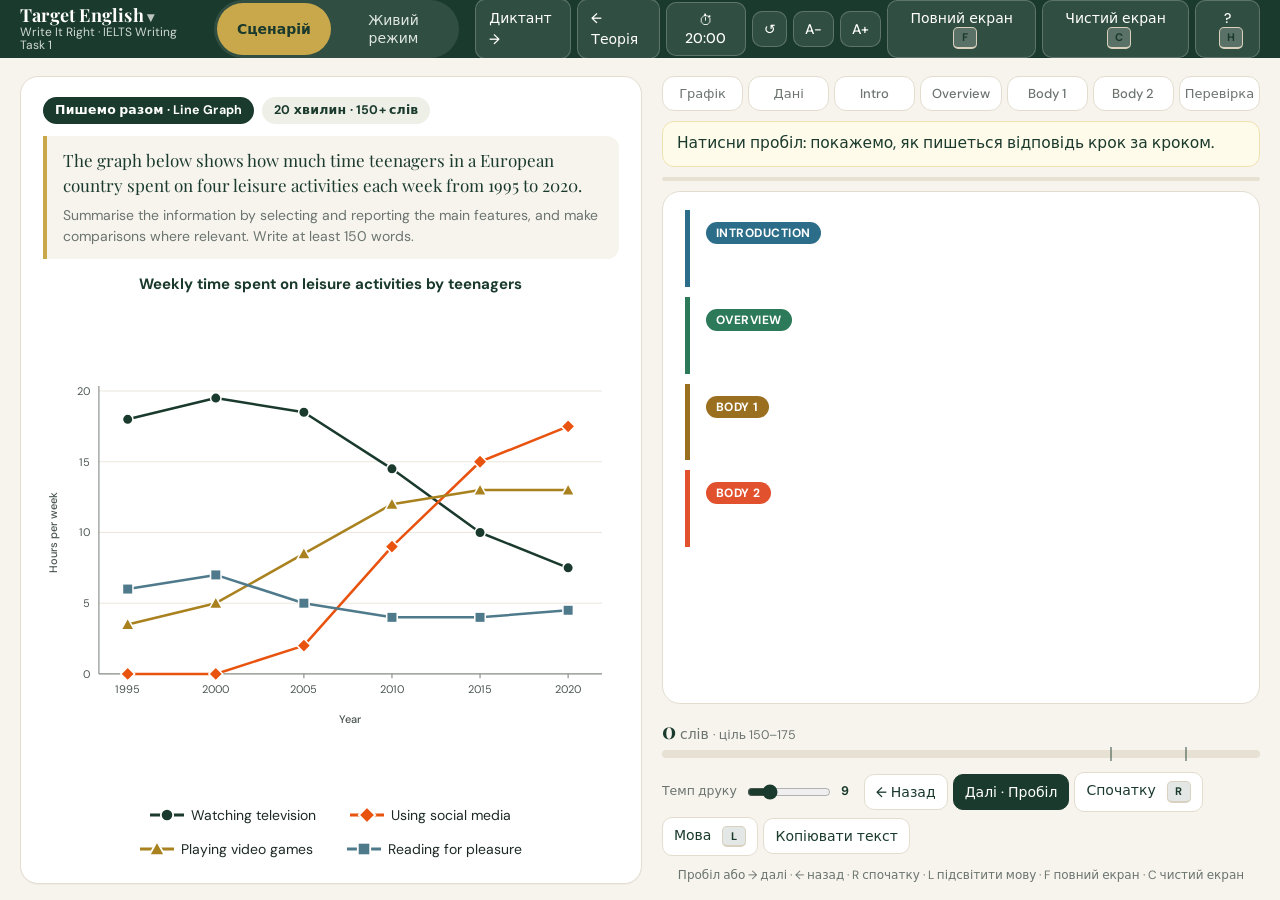
<file: index.html>
<!DOCTYPE html>
<html lang="uk">
<head>
<meta charset="UTF-8">
<meta name="viewport" content="width=device-width, initial-scale=1">
<title>Пишемо разом · Writing Studio</title>
<link rel="preconnect" href="https://fonts.googleapis.com">
<link rel="preconnect" href="https://fonts.gstatic.com" crossorigin>
<link href="https://fonts.googleapis.com/css2?family=DM+Sans:wght@400;500;700&family=Playfair+Display:wght@600;700&display=swap" rel="stylesheet">
<link rel="stylesheet" href="studio.css">
</head>
<body data-mode="script">

<header class="top">
  <div class="brand"><b>Target English</b><span>Write It Right · IELTS Writing Task 1</span></div>
  <div class="modes" role="tablist" aria-label="Режим">
    <button role="tab" data-mode="script" class="on">Сценарій</button>
    <button role="tab" data-mode="live">Живий режим</button>
  </div>
  <div class="tools">
    <a id="dictLink" class="tbtn lnk" href="dictation/index.html" title="Диктант для студентів">Диктант →</a>
    <a id="theory" class="tbtn lnk" href="lesson-deck/index.html" title="Презентація: теорія до цього типу завдання">← Теорія</a>
    <button id="tmr" class="tbtn" title="Таймер 20 хвилин">⏱ <span id="tmrTxt">20:00</span></button>
    <button id="tmrReset" class="tbtn sq" title="Скинути таймер">↺</button>
    <button id="fsm" class="tbtn sq" title="Менший шрифт відповіді">A−</button>
    <button id="fsp" class="tbtn sq" title="Більший шрифт відповіді">A+</button>
    <button id="full" class="tbtn" title="Повний екран (F)">Повний екран <kbd class="kb">F</kbd></button>
    <button id="clean" class="tbtn" title="Чистий екран для запису (C)">Чистий екран <kbd class="kb">C</kbd></button>
    <button id="helpBtn" class="tbtn" title="Довідник по кнопках (H)">? <kbd class="kb">H</kbd></button>
  </div>
</header>

<main>
  <!-- ЛІВОРУЧ: завдання й графік -->
  <section class="left card">
    <div class="meta"><span class="pill" id="kicker"></span><span class="pill soft">20 хвилин · 150+ слів</span></div>
    <div class="prompt">
      <p id="prompt"></p>
      <p class="tail" id="promptTail"></p>
    </div>
    <figure class="fig">
      <figcaption id="chartTitle"></figcaption>
      <div id="chart"></div>
      <div class="legend" id="legend"></div>
    </figure>
  </section>

  <!-- ПРАВОРУЧ: відповідь -->
  <section class="right">
    <ol class="steps" id="steps"></ol>
    <div class="cap" id="cap"></div>
    <div class="langkey script-only" id="langKey" hidden></div>
    <div class="prog"><i id="progBar"></i></div>

    <div class="paper" id="paper"></div>

    <div class="check" id="check" hidden>
      <h3>Чеклист</h3>
      <ul id="checkList"></ul>
      <p class="note">Автоперевірка — орієнтир, а не оцінка.</p>
    </div>

    <div class="bar">
      <div class="wcwrap">
        <div class="wc"><b id="wcNum">0</b> слів <span class="goal">· ціль 150–175</span></div>
        <div class="meter"><i id="meterFill"></i><u class="m150"></u><u class="m170"></u></div>
      </div>
      <div class="ctrl script-only">
        <label class="speed">Темп друку
          <input type="range" id="speed" min="3" max="30" step="1" value="9"><span id="speedVal" class="speedval">9</span>
        </label>
        <button class="tbtn" id="prev" title="Назад (←)">← Назад</button>
        <button class="tbtn pri" id="next" title="Далі (Пробіл)">Далі · Пробіл</button>
        <button class="tbtn" id="restart" title="Спочатку (R)">Спочатку <kbd class="kb">R</kbd></button>
        <button class="tbtn" id="langBtn" title="Підсвітити мову: наближення, порівняння, дієприкметники (L)">Мова <kbd class="kb">L</kbd></button>
        <button class="tbtn" id="copyBtn2">Копіювати текст</button>
      </div>
      <div class="ctrl live-only">
        <button class="tbtn" id="checkBtn">Перевірити</button>
        <button class="tbtn" id="copyBtn">Копіювати текст</button>
        <button class="tbtn" id="clearBtn">Очистити</button>
      </div>
    </div>
    <p class="keys script-only">Пробіл або → далі · ← назад · R спочатку · L підсвітити мову · F повний екран · C чистий екран</p>
  </section>
</main>


<div class="help" id="help" hidden role="dialog" aria-modal="true" aria-label="Довідник по кнопках">
  <div class="help-box">
    <div class="help-top"><h2>Довідник по кнопках</h2><button class="tbtn sq" id="helpClose" title="Закрити (Esc)">✕</button></div>
    <div class="help-grid">
      <section>
        <h3>Режим «Сценарій»</h3>
        <dl>
          <dt><kbd>Пробіл</kbd> <kbd>→</kbd> <kbd>Enter</kbd></dt><dd><b>Далі.</b> Наступний крок. Якщо речення ще друкується, дописує його одразу.</dd>
          <dt><kbd>←</kbd> <kbd>Backspace</kbd></dt><dd><b>Назад.</b> Прибирає останній крок.</dd>
          <dt><kbd>R</kbd></dt><dd><b>Спочатку.</b> Скидає все до початку.</dd>
          <dt><kbd>L</kbd></dt><dd><b>Мова.</b> Підсвічує наближення, порівняння й дієприкметники. Ще раз вимикає.</dd>
          <dt>Повзунок</dt><dd><b>Темп друку.</b> Правіше швидше. Запам’ятовується.</dd>
          <dt>Копіювати текст</dt><dd>Копіює всю відповідь у буфер.</dd>
        </dl>
      </section>
      <section>
        <h3>Режим «Живий»</h3>
        <dl>
          <dt>Кроки зверху</dt><dd>Клік переходить до кроку: Графік, Дані, Intro, Overview, Body 1, Body 2, Перевірка.</dd>
          <dt>Легенда під графіком</dt><dd>Клік виділяє лінію, ще клік скасовує.</dd>
          <dt>Перевірити</dt><dd>Чеклист: обсяг, структура, зв’язки.</dd>
          <dt>Копіювати текст</dt><dd>Копіює відповідь.</dd>
          <dt>Очистити</dt><dd>Стирає всі чотири поля.</dd>
          <dt>Автозбереження</dt><dd>Текст лишається в браузері після перезавантаження.</dd>
        </dl>
      </section>
      <section>
        <h3>Для запису відео</h3>
        <dl>
          <dt><kbd>F</kbd></dt><dd><b>Повний екран.</b> Esc виходить.</dd>
          <dt><kbd>C</kbd></dt><dd><b>Чистий екран.</b> Ховає кнопки й підказки. Ще раз <kbd>C</kbd> повертає.</dd>
          <dt>A− / A+</dt><dd>Розмір шрифту відповіді.</dd>
          <dt>⏱ 20:00</dt><dd>Таймер: клік запускає й зупиняє, за 5 хвилин до кінця стає помаранчевим.</dd>
          <dt>↺</dt><dd>Скидає таймер на 20:00.</dd>
          <dt><kbd>H</kbd> <kbd>?</kbd></dt><dd>Цей довідник. Закрити: <kbd>Esc</kbd>.</dd>
        </dl>
      </section>
      <section class="flow">
        <h3>Порядок запису відео</h3>
        <ol>
          <li><kbd>F</kbd> повний екран. Постав темп друку повзунком.</li>
          <li><kbd>C</kbd> чистий екран (кнопки зникнуть), увімкни запис.</li>
          <li><kbd>Пробіл</kbd>: графік, дані, речення по одному. Коментуй кожен крок.</li>
          <li>Наприкінці <kbd>L</kbd>: покажи наближення, порівняння, дієприкметники.</li>
          <li>Останній <kbd>Пробіл</kbd> показує чеклист.</li>
        </ol>
      </section>
    </div>
  </div>
</div>

<script src="modules.js"></script>
<script src="pie.js"></script>
<script src="bar.js"></script>
<script src="table.js"></script>
<script src="process.js"></script>
<script src="map.js"></script>
<script src="map-scenes.js"></script>
<script src="scatter.js"></script>
<script src="scatter-scenes.js"></script>
<script src="chart.js"></script>
<script src="mixed.js"></script>
<script src="mixed-scenes.js"></script>
<script src="studio.js"></script>
</body>
</html>
</file>
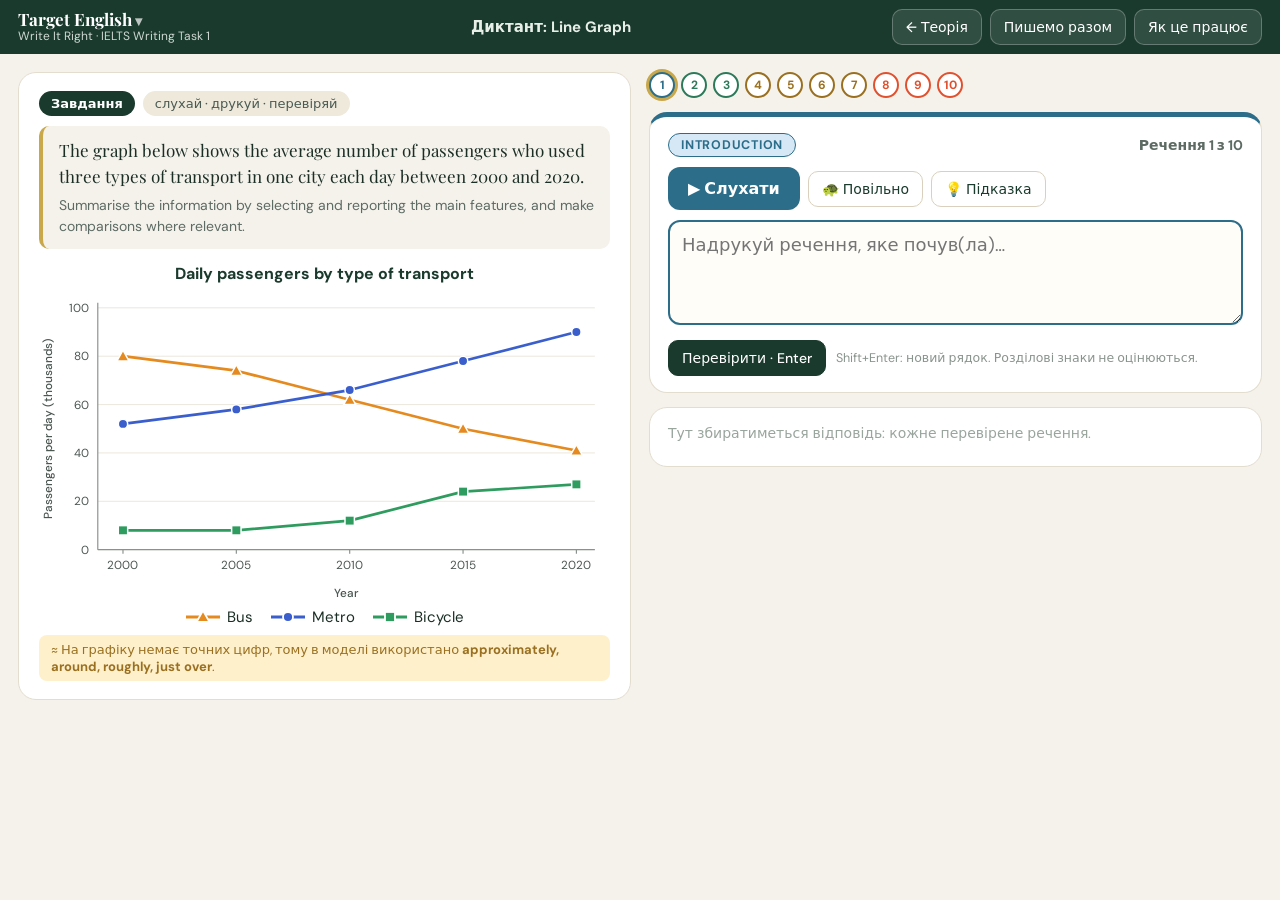
<file: dictation/index.html>
<!DOCTYPE html>
<html lang="uk">
<head>
<meta charset="UTF-8">
<meta name="viewport" content="width=device-width, initial-scale=1">
<title>Диктант · Write It Right</title>
<link rel="preconnect" href="https://fonts.googleapis.com">
<link rel="preconnect" href="https://fonts.gstatic.com" crossorigin>
<link href="https://fonts.googleapis.com/css2?family=DM+Sans:wght@400;500;700&family=Playfair+Display:wght@600;700&display=swap" rel="stylesheet">
<link rel="stylesheet" href="dictation.css">
</head>
<body>
<header class="top">
  <div class="brand"><b>Target English</b><span>Write It Right · IELTS Writing Task 1</span></div>
  <div class="ttl" id="ttl">Диктант</div>
  <div class="tools"><a class="tbtn" id="lnkTheory" href="../lesson-deck/index.html">← Теорія</a> <a class="tbtn" id="lnkStudio" href="../index.html">Пишемо разом</a> <button class="tbtn" id="helpBtn">Як це працює</button></div>
</header>

<main>
  <section class="left card">
    <div class="meta"><span class="pill">Завдання</span><span class="pill soft">слухай · друкуй · перевіряй</span></div>
    <div class="prompt"><p id="prompt"></p><p class="tail" id="promptTail"></p></div>
    <figure class="fig"><figcaption id="chartTitle"></figcaption><div id="chart"></div></figure>
    <p class="apxnote" id="apxnote">≈ На графіку немає точних цифр, тому в моделі використано <b>approximately, around, roughly, just over</b>.</p>
  </section>

  <section class="right">
    <div class="steps" id="dots"></div>
    <div class="dcard" id="dcard">
      <div class="dtop"><span class="chip" id="secChip"></span><span class="cnt" id="cnt"></span></div>
      <div class="ctr">
        <button class="play" id="play" title="Слухати (Alt+R)">▶ Слухати</button>
        <button class="tbtn" id="slow" title="Повільніше (Alt+S)">🐢 Повільно</button>
        <button class="tbtn" id="hint" title="Підказка: перші слова (Alt+H)">💡 Підказка</button>
        <span class="src" id="src"></span>
      </div>
      <textarea id="inp" rows="3" spellcheck="false" autocomplete="off" autocapitalize="off" placeholder="Надрукуй речення, яке почув(ла)…"></textarea>
      <div class="hintline" id="hintline" hidden></div>
      <div class="act">
        <button class="tbtn pri" id="check">Перевірити · Enter</button>
        <button class="tbtn" id="next" hidden>Далі · Enter →</button>
        <span class="kh">Shift+Enter: новий рядок. Розділові знаки не оцінюються.</span>
      </div>
      <div class="res" id="res" hidden></div>
    </div>
    <div class="sum" id="sum" hidden></div>
    <div class="paper" id="paper"></div>
  </section>
</main>

<div class="ov" id="help" hidden>
  <div class="ov-box">
    <div class="ov-top"><h2>Як це працює</h2><button class="tbtn sq" id="helpClose">✕</button></div>
    <ol class="how">
      <li>Подивись на графік зліва: це завдання, до якого написана модельна відповідь.</li>
      <li>Натисни <b>▶ Слухати</b> і надрукуй речення. Можна слухати знову, повільно (🐢) або взяти підказку (💡).</li>
      <li>Натисни <b>Enter</b>: побачиш, які слова пропущено (червоні), зайві (закреслені) і правильні (зелені). Мову наближення підсвічено золотим.</li>
      <li>Далі наступне речення. Наприкінці отримаєш підсумок і всю відповідь разом.</li>
    </ol>
    <p class="tip">Клавіші: <kbd>Enter</kbd> перевірити / далі · <kbd>Alt</kbd>+<kbd>R</kbd> слухати · <kbd>Alt</kbd>+<kbd>S</kbd> повільно · <kbd>Alt</kbd>+<kbd>H</kbd> підказка.</p>
  </div>
</div>

<script src="../modules.js"></script>
<script src="chart.js"></script>
<script src="pie.js"></script>
<script src="bar.js"></script>
<script src="table.js"></script>
<script src="process.js"></script>
<script src="map.js"></script>
<script src="map-scenes.js"></script>
<script src="scatter.js"></script>
<script src="scatter-scenes.js"></script>
<script src="mixed.js"></script>
<script src="mixed-scenes.js"></script>
<script>
(function(){var t=(new URLSearchParams(location.search).get('t')||'line-1').replace(/[^a-z0-9\-_]/gi,'');
document.write('<script src="data/'+t+'.js"><\/script><script src="dictation.js"><\/script>');})();
</script>
</body>
</html>
</file>
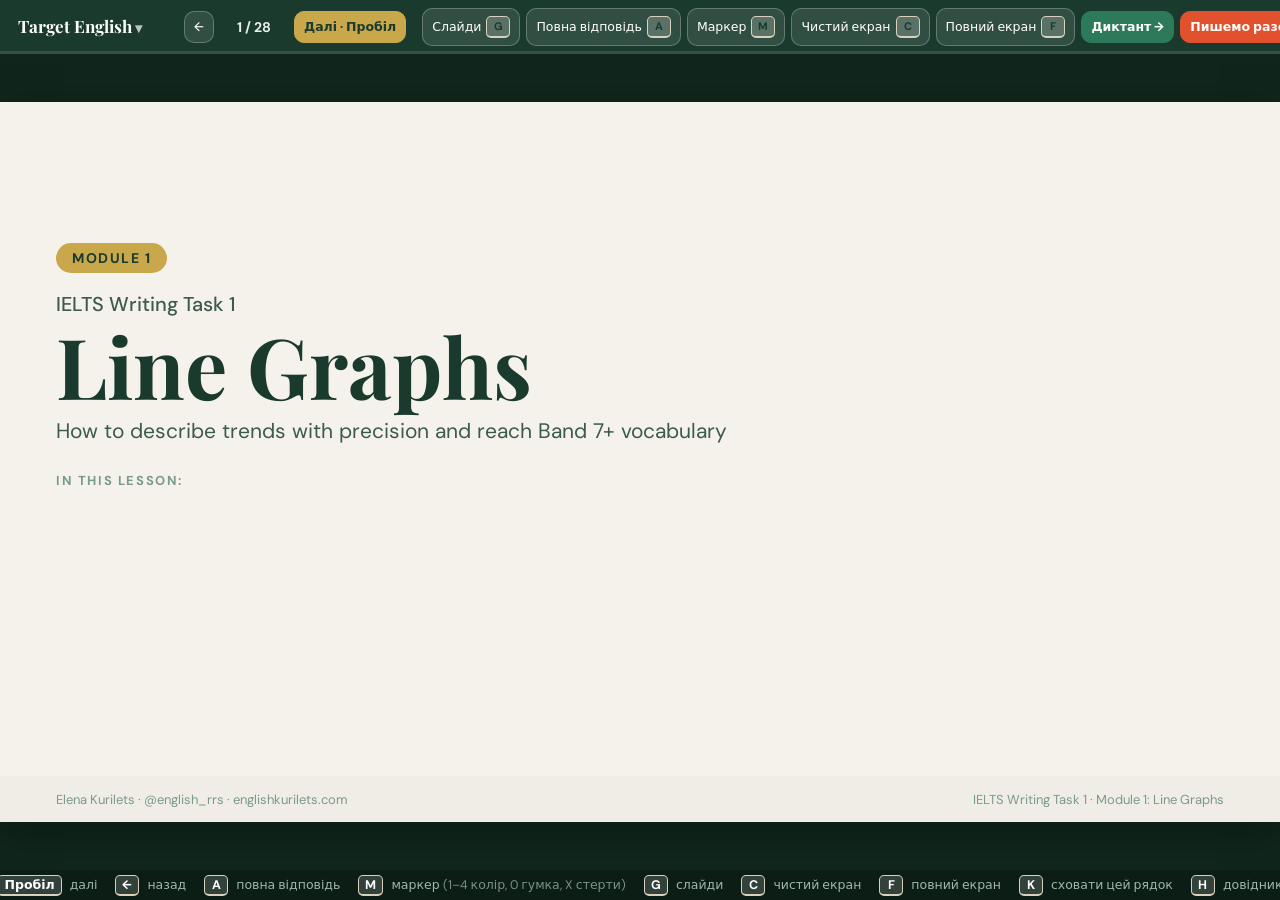
<file: lesson-deck/index.html>
<!DOCTYPE html>
<html lang="uk">
<head>
<meta charset="UTF-8">
<meta name="viewport" content="width=device-width, initial-scale=1">
<title>Презентація · Line Graphs</title>
<link rel="preconnect" href="https://fonts.googleapis.com">
<link rel="preconnect" href="https://fonts.gstatic.com" crossorigin>
<link href="https://fonts.googleapis.com/css2?family=DM+Sans:wght@400;500;700&family=Playfair+Display:wght@600;700&display=swap" rel="stylesheet">
<link rel="stylesheet" href="deck.css">
</head>
<body>
<header class="top" id="top">
  <div class="brand"><b>Target English</b><span id="brandSub">Write It Right</span></div>
  <div class="navc">
    <button class="tbtn sq" id="prev" title="Назад (←)">←</button>
    <span class="count" id="count">1 / 1</span>
    <button class="tbtn pri" id="next" title="Далі (Пробіл)">Далі · Пробіл</button>
  </div>
  <div class="tools">
    <button class="tbtn" id="tocBtn" title="Зміст слайдів (G)">Слайди <kbd class="kb">G</kbd></button>
    <button class="tbtn" id="fullBtn" title="Повна відповідь (A)">Повна відповідь <kbd class="kb">A</kbd></button>
    <button class="tbtn" id="mkBtn" title="Маркер: виділяти текст кольором (M)">Маркер <kbd class="kb">M</kbd></button>
    <button class="tbtn" id="clean" title="Чистий екран (C)">Чистий екран <kbd class="kb">C</kbd></button>
    <button class="tbtn" id="full" title="Повний екран (F)">Повний екран <kbd class="kb">F</kbd></button>
    <a class="tbtn lnk" id="dictLink" href="../dictation/index.html" title="Диктант для студентів">Диктант →</a>
    <a class="tbtn lnk" id="nextLink" href="#" hidden>Пишемо разом →</a>
    <button class="tbtn sq" id="helpBtn" title="Довідник (H)">?</button>
  </div>
  <div class="bar"><i id="bar"></i></div>
</header>

<div id="viewport">
  <div id="stage" data-face="off">
    <div id="slideWrap"></div>
    <footer class="foot"><span id="credit"></span><span id="where"></span></footer>
  </div>
</div>

<div class="hints" id="hints">
  <span><kbd>Пробіл</kbd> далі</span><span><kbd>←</kbd> назад</span><span><kbd>A</kbd> повна відповідь</span><span><kbd>M</kbd> маркер <i>(1–4 колір, 0 гумка, X стерти)</i></span><span><kbd>G</kbd> слайди</span><span><kbd>C</kbd> чистий екран</span><span><kbd>F</kbd> повний екран</span><span><kbd>K</kbd> сховати цей рядок</span><span><kbd>H</kbd> довідник</span>
</div>

<div class="ov" id="fullOv" hidden>
  <div class="ov-box wide">
    <div class="ov-top"><h2>Повна відповідь · Band 7</h2><button class="tbtn sq" id="fullClose" title="Закрити (Esc)">✕</button></div>
    <div id="fullBody" class="fullbox"></div>
  </div>
</div>

<div class="mk" id="mk" hidden>
  <span class="mkl">Маркер</span>
  <button class="mkc c1" data-c="1" title="Жовтий (1)"></button>
  <button class="mkc c2" data-c="2" title="Зелений (2)"></button>
  <button class="mkc c3" data-c="3" title="Рожевий (3)"></button>
  <button class="mkc c4" data-c="4" title="Синій (4)"></button>
  <button class="mkc er" data-c="0" title="Гумка: клік по виділенню (0)">⌫</button>
  <button class="mkt" id="mkClear" title="Стерти все виділення на слайді (X)">Стерти все</button>
  <button class="mkt" id="mkOff" title="Вимкнути маркер (M)">Готово</button>
</div>

<div class="ov" id="toc" hidden>
  <div class="ov-box">
    <div class="ov-top"><h2>Слайди</h2><button class="tbtn sq" id="tocClose">✕</button></div>
    <div id="tocList"></div>
  </div>
</div>

<div class="ov" id="help" hidden>
  <div class="ov-box narrow">
    <div class="ov-top"><h2>Довідник по кнопках</h2><button class="tbtn sq" id="helpClose">✕</button></div>
    <dl class="keys">
      <dt><kbd>Пробіл</kbd> <kbd>→</kbd> <kbd>Enter</kbd></dt><dd><b>Далі.</b> Відкриває наступний блок на слайді, а коли блоки скінчились, наступний слайд.</dd>
      <dt><kbd>←</kbd> <kbd>Backspace</kbd></dt><dd><b>Назад.</b> Ховає останній блок, а потім повертає до попереднього слайда.</dd>
      <dt><kbd>Home</kbd> <kbd>End</kbd></dt><dd>Перший і останній слайд.</dd>
      <dt><kbd>A</kbd></dt><dd><b>Повна відповідь.</b> Усі чотири абзаци в одному вікні. Закрити: <kbd>A</kbd> або <kbd>Esc</kbd>.</dd>
      <dt><kbd>M</kbd></dt><dd><b>Маркер.</b> Увімкни, обери колір (<kbd>1</kbd>–<kbd>4</kbd>), виділи мишкою слова на слайді: вони підсвітяться. <kbd>0</kbd> гумка (клік по виділенню), <kbd>X</kbd> стерти все на слайді. Працює й у вікні повної відповіді.</dd>
      <dt><kbd>K</kbd></dt><dd><b>Рядок підказок</b> під слайдом: показати або сховати. Його видно тільки тобі, якщо при записі обрізати нижні 30 px або сховати клавішею K.</dd>
      <dt><kbd>G</kbd></dt><dd><b>Слайди.</b> Зміст зі стрибком на будь-який слайд.</dd>
      <dt><kbd>C</kbd></dt><dd><b>Чистий екран.</b> Ховає кнопки, лишається тільки слайд. Ще раз <kbd>C</kbd> повертає.</dd>
      <dt><kbd>F</kbd></dt><dd><b>Повний екран.</b> Esc виходить.</dd>
      <dt><kbd>H</kbd> <kbd>?</kbd></dt><dd>Цей довідник. Закрити: <kbd>Esc</kbd>.</dd>
      <dt>Пишемо разом →</dt><dd>Кнопка вгорі веде у Writing Studio з новим графіком (відео 2).</dd>
    </dl>
    <p class="tip">Порядок запису: <kbd>F</kbd> повний екран, <kbd>C</kbd> чистий екран, і далі тільки Пробіл.</p>
  </div>
</div>

<script src="../modules.js"></script>
<script src="chart.js"></script>
<script src="pie.js"></script>
<script src="bar.js"></script>
<script src="table.js"></script>
<script src="process.js"></script>
<script src="map.js"></script>
<script src="map-scenes.js"></script>
<script src="scatter.js"></script>
<script src="scatter-scenes.js"></script>
<script src="mixed.js"></script>
<script src="mixed-scenes.js"></script>
<script>var m=(new URLSearchParams(location.search).get("m")||"line-graph").replace(/[^a-z0-9-]/g,"");document.write('<script src="data/'+m+'.js"><\/script>');</script>
<script src="deck.js"></script>
</body>
</html>
</file>
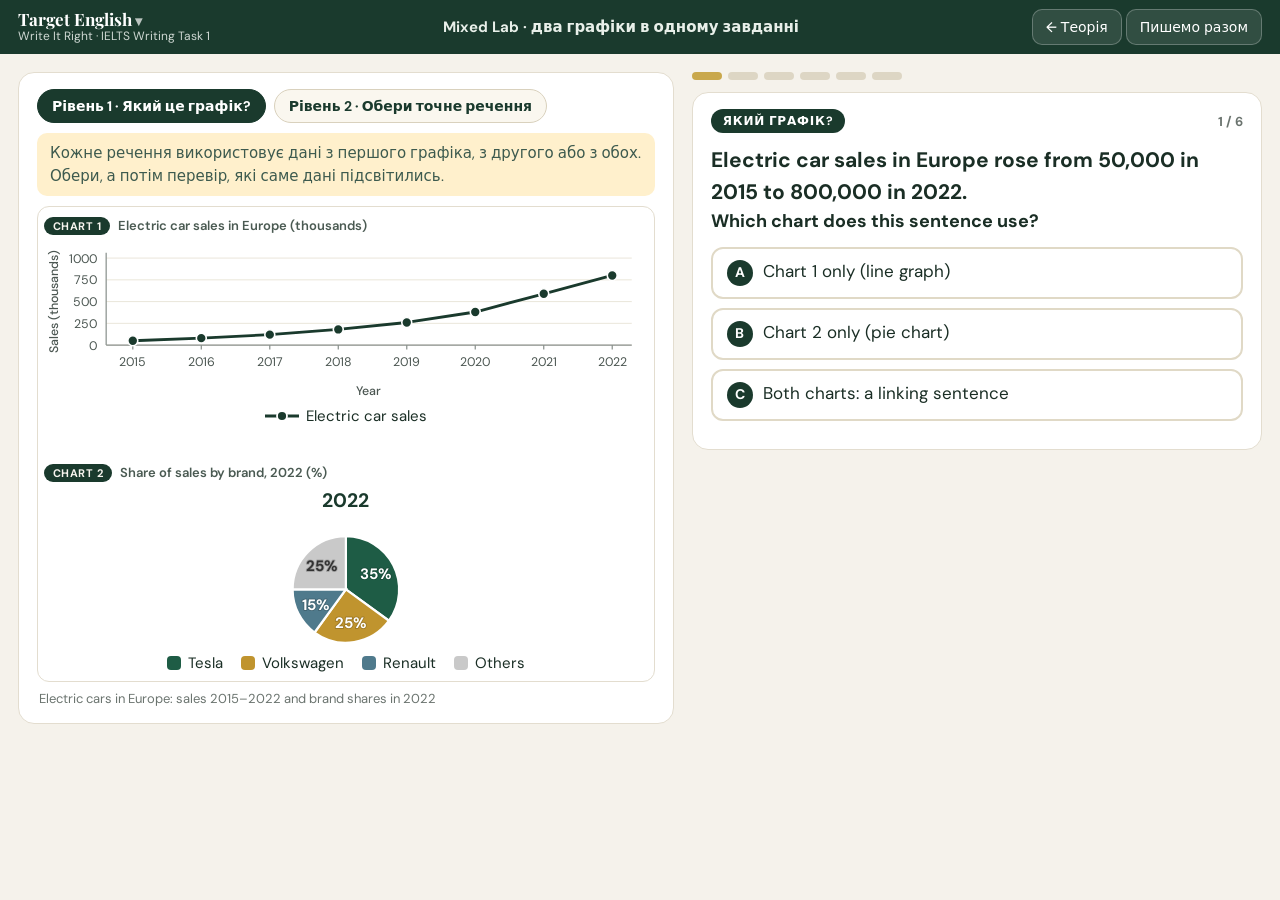
<file: mixed-lab/index.html>
<!DOCTYPE html>
<html lang="uk">
<head>
<meta charset="UTF-8">
<meta name="viewport" content="width=device-width, initial-scale=1">
<title>Mixed Lab · Write It Right</title>
<link rel="preconnect" href="https://fonts.googleapis.com">
<link rel="preconnect" href="https://fonts.gstatic.com" crossorigin>
<link href="https://fonts.googleapis.com/css2?family=DM+Sans:wght@400;500;700&family=Playfair+Display:wght@600;700&display=swap" rel="stylesheet">
<link rel="stylesheet" href="lab.css">
</head>
<body>
<header class="top">
  <div class="brand"><b>Target English</b><span>Write It Right · IELTS Writing Task 1</span></div>
  <div class="ttl">Mixed Lab · два графіки в одному завданні</div>
  <div class="tools"><a class="tbtn" href="../lesson-deck/index.html?m=mixed">← Теорія</a> <a class="tbtn" href="../index.html?t=mixed-1">Пишемо разом</a></div>
</header>
<main>
  <section class="left card">
    <div class="lvls" id="lvls"></div>
    <p class="intro" id="intro"></p>
    <div class="mapbox"><div id="chart"></div></div>
    <p class="mapnote" id="mapnote"></p>
  </section>
  <section class="right">
    <div class="prog" id="prog"></div>
    <div class="tcard" id="tcard">
      <div class="ttop"><span class="chip" id="chip"></span><span class="cnt" id="cnt"></span></div>
      <div class="tq" id="tq"></div>
      <div class="meter" id="meter" hidden></div>
      <div class="opts" id="opts"></div>
      <div class="fb" id="fb" hidden></div>
      <div class="act"><button class="tbtn pri" id="check" hidden>Перевірити</button><button class="tbtn" id="hintb" hidden>Підказка</button><button class="tbtn pri" id="next" hidden>Далі →</button></div>
    </div>
    <div class="sum" id="sum" hidden></div>
  </section>
</main>
<script src="../modules.js"></script>
<script src="chart.js"></script>
<script src="pie.js"></script>
<script src="bar.js"></script>
<script src="table.js"></script>
<script src="mixed.js"></script>
<script src="mixed-scenes.js"></script>
<script src="data/mlab-1.js"></script>
<script src="lab.js"></script>
</body>
</html>
</file>
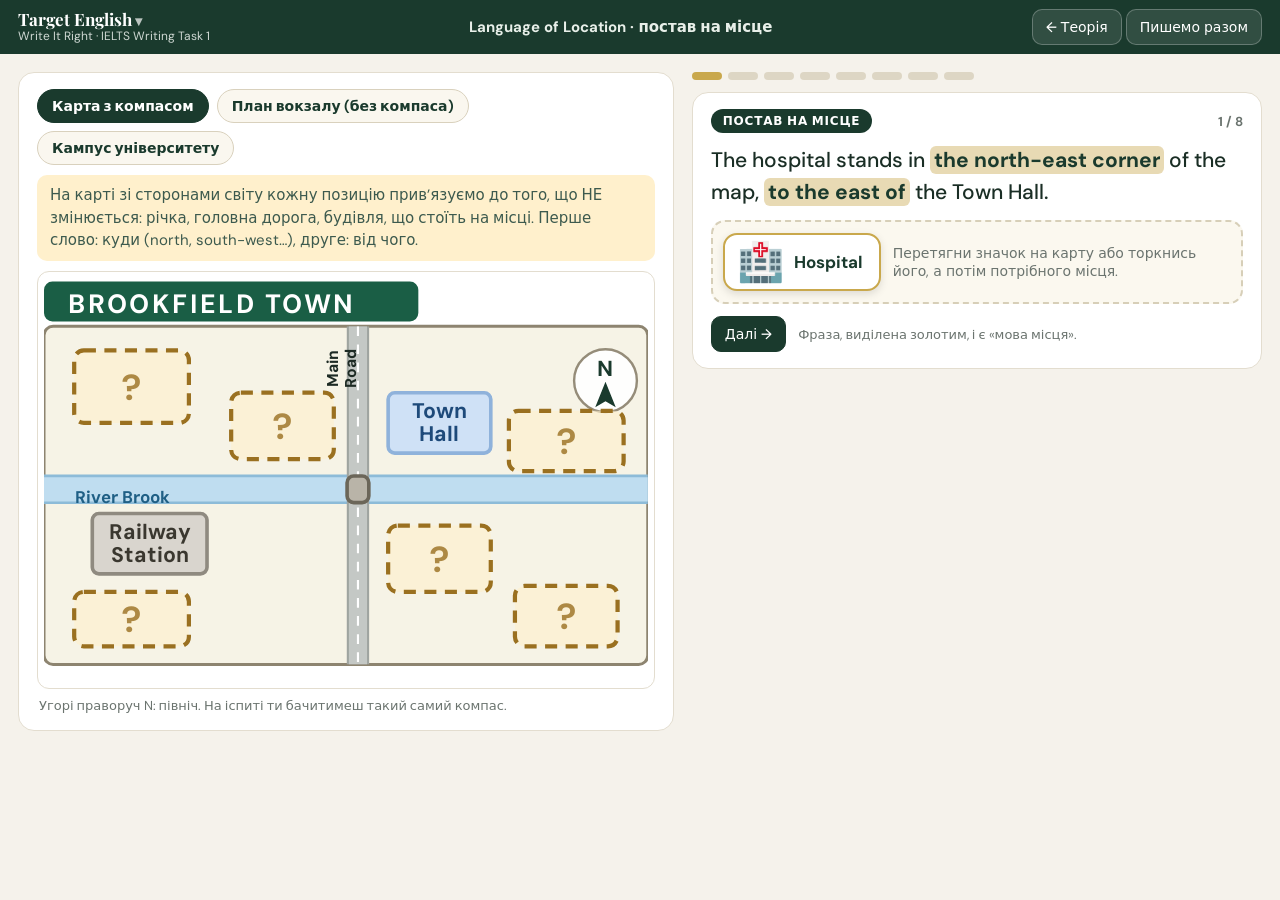
<file: place/index.html>
<!DOCTYPE html>
<html lang="uk">
<head>
<meta charset="UTF-8">
<meta name="viewport" content="width=device-width, initial-scale=1">
<title>Language of Location · Write It Right</title>
<link rel="preconnect" href="https://fonts.googleapis.com">
<link rel="preconnect" href="https://fonts.gstatic.com" crossorigin>
<link href="https://fonts.googleapis.com/css2?family=DM+Sans:wght@400;500;700&family=Playfair+Display:wght@600;700&display=swap" rel="stylesheet">
<link rel="stylesheet" href="place.css">
</head>
<body>
<header class="top">
  <div class="brand"><b>Target English</b><span>Write It Right · IELTS Writing Task 1</span></div>
  <div class="ttl">Language of Location · постав на місце</div>
  <div class="tools"><a class="tbtn" id="lnkTheory" href="../lesson-deck/index.html?m=maps">← Теорія</a> <a class="tbtn" id="lnkStudio" href="../index.html?t=maps-1">Пишемо разом</a></div>
</header>
<main>
  <section class="left card">
    <div class="lvls" id="lvls"></div>
    <p class="intro" id="intro"></p>
    <div class="mapbox"><div id="map"></div></div>
    <p class="mapnote" id="mapnote"></p>
  </section>
  <section class="right">
    <div class="prog" id="prog"></div>
    <div class="tcard" id="tcard">
      <div class="ttop"><span class="chip" id="chip"></span><span class="cnt" id="cnt"></span></div>
      <div class="tq" id="tq"></div>
      <div class="tray" id="tray"></div>
      <div class="opts" id="opts"></div>
      <div class="fb" id="fb" hidden></div>
      <div class="act"><button class="tbtn pri" id="next" hidden>Далі →</button><span class="kh" id="kh"></span></div>
    </div>
    <div class="sum" id="sum" hidden></div>
  </section>
</main>
<script src="../modules.js"></script>
<script src="map.js"></script>
<script>var t=(new URLSearchParams(location.search).get("t")||"place-1").replace(/[^a-z0-9-]/g,"");document.write('<script src="data/'+t+'.js"><\/script>');</script>
<script src="place.js"></script>
</body>
</html>
</file>
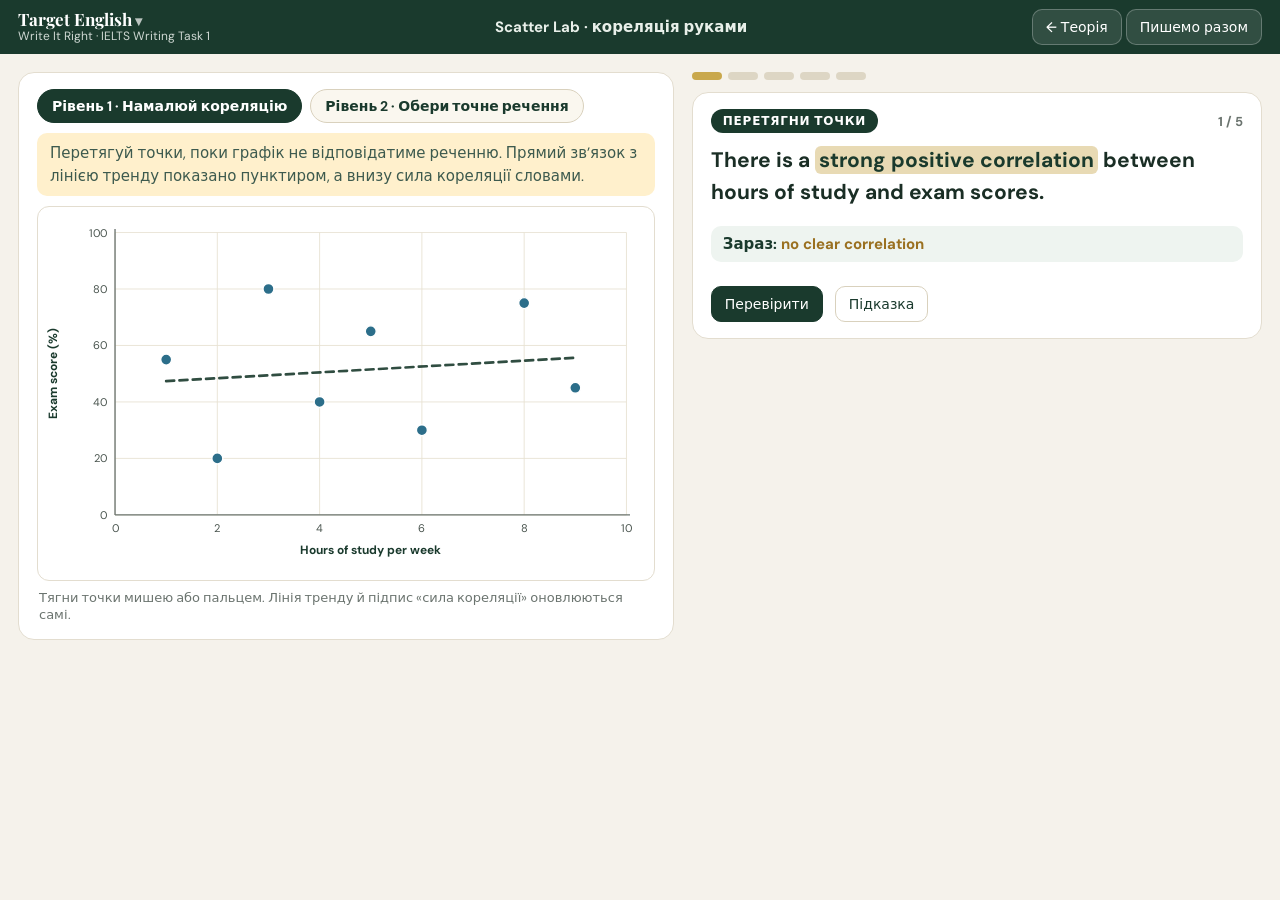
<file: scatter-lab/index.html>
<!DOCTYPE html>
<html lang="uk">
<head>
<meta charset="UTF-8">
<meta name="viewport" content="width=device-width, initial-scale=1">
<title>Scatter Lab · Write It Right</title>
<link rel="preconnect" href="https://fonts.googleapis.com">
<link rel="preconnect" href="https://fonts.gstatic.com" crossorigin>
<link href="https://fonts.googleapis.com/css2?family=DM+Sans:wght@400;500;700&family=Playfair+Display:wght@600;700&display=swap" rel="stylesheet">
<link rel="stylesheet" href="lab.css">
</head>
<body>
<header class="top">
  <div class="brand"><b>Target English</b><span>Write It Right · IELTS Writing Task 1</span></div>
  <div class="ttl">Scatter Lab · кореляція руками</div>
  <div class="tools"><a class="tbtn" href="../lesson-deck/index.html?m=scatter">← Теорія</a> <a class="tbtn" href="../index.html?t=scatter-1">Пишемо разом</a></div>
</header>
<main>
  <section class="left card">
    <div class="lvls" id="lvls"></div>
    <p class="intro" id="intro"></p>
    <div class="mapbox"><div id="chart"></div></div>
    <p class="mapnote" id="mapnote"></p>
  </section>
  <section class="right">
    <div class="prog" id="prog"></div>
    <div class="tcard" id="tcard">
      <div class="ttop"><span class="chip" id="chip"></span><span class="cnt" id="cnt"></span></div>
      <div class="tq" id="tq"></div>
      <div class="meter" id="meter" hidden></div>
      <div class="opts" id="opts"></div>
      <div class="fb" id="fb" hidden></div>
      <div class="act"><button class="tbtn pri" id="check" hidden>Перевірити</button><button class="tbtn" id="hintb" hidden>Підказка</button><button class="tbtn pri" id="next" hidden>Далі →</button></div>
    </div>
    <div class="sum" id="sum" hidden></div>
  </section>
</main>
<script src="../modules.js"></script>
<script src="scatter.js"></script>
<script src="scatter-scenes.js"></script>
<script src="data/lab-1.js"></script>
<script src="lab.js"></script>
</body>
</html>
</file>
<file: studio.css>
:root{
  --g:#1A3A2D; --g2:#24503e; --gold:#C9A84C; --cream:#F7F4EE; --or:#E8530F;
  --ink:#1d2a24; --mut:#6b746f; --line:#e3ddcf; --card:#ffffff;
  --fs:19px;
  --serif:'Playfair Display',Georgia,'Times New Roman',serif;
  --sans:'DM Sans',system-ui,-apple-system,'Segoe UI',Roboto,Arial,sans-serif;
}
*{box-sizing:border-box}
html,body{margin:0;height:100%}
body{background:var(--cream);color:var(--ink);font-family:var(--sans);font-size:16px;line-height:1.5;-webkit-font-smoothing:antialiased}
button{font-family:inherit;cursor:pointer}
[hidden]{display:none!important}

/* ШАПКА */
.top{height:58px;display:flex;align-items:center;gap:16px;padding:0 20px;background:var(--g);color:#fff}
.brand{display:flex;flex-direction:column;line-height:1.15;min-width:0}
.brand b{font-family:var(--serif);font-size:18px;letter-spacing:.2px}
.brand span{font-size:12px;color:#cfd8d3}
.modes{margin:0 auto;display:flex;background:rgba(255,255,255,.1);border-radius:999px;padding:3px}
.modes button{border:0;background:transparent;color:#dfe7e2;padding:8px 20px;border-radius:999px;font-size:14px;font-weight:500}
.modes button.on{background:var(--gold);color:var(--g);font-weight:700}
.tools{display:flex;gap:6px;align-items:center}
.tbtn{border:1px solid var(--line);background:#fff;color:var(--g);border-radius:10px;padding:8px 13px;font-size:14px;font-weight:500;transition:background .15s,transform .05s}
.tbtn:hover{background:#faf7ef}
.tbtn:active{transform:translateY(1px)}
.tbtn.sq{padding:8px 11px}
.tbtn.pri{background:var(--g);color:#fff;border-color:var(--g)}
.tbtn.pri:hover{background:var(--g2)}
.top .tbtn{background:rgba(255,255,255,.1);border-color:rgba(255,255,255,.22);color:#fff}
.top .tbtn:hover{background:rgba(255,255,255,.2)}
#tmr.run{background:var(--gold);color:var(--g);border-color:var(--gold);font-weight:700}
#tmr.low{background:var(--or);color:#fff;border-color:var(--or)}

/* СІТКА */
main{display:grid;grid-template-columns:minmax(0,1.04fr) minmax(0,1fr);gap:20px;padding:18px 20px 16px;height:calc(100vh - 58px)}
.card{background:var(--card);border:1px solid var(--line);border-radius:18px;padding:20px 22px;box-shadow:0 1px 0 rgba(26,58,45,.04)}
.left{display:flex;flex-direction:column;min-height:0;overflow:auto}
.right{display:flex;flex-direction:column;min-height:0;gap:10px}

/* ЛІВА ПАНЕЛЬ */
.meta{display:flex;gap:8px;margin-bottom:12px;flex-wrap:wrap}
.pill{background:var(--g);color:#fff;border-radius:999px;padding:4px 12px;font-size:12.5px;font-weight:700;letter-spacing:.2px}
.pill.soft{background:#eef0e8;color:var(--g)}
.prompt{border-left:4px solid var(--gold);background:var(--cream);border-radius:0 12px 12px 0;padding:12px 16px;margin-bottom:14px}
.prompt p{margin:0;font-family:var(--serif);font-size:17px;line-height:1.5;color:var(--g)}
.prompt .tail{margin-top:6px;font-family:var(--sans);font-size:14px;color:var(--mut)}
.fig{margin:0;display:flex;flex-direction:column;flex:1;min-height:0}
figcaption{font-weight:700;text-align:center;font-size:15px;color:var(--g);margin-bottom:4px}
#chart{flex:1 1 auto;min-height:240px;display:flex;align-items:center}
#chart svg{width:100%;height:100%;display:block}
.legend{display:flex;flex-wrap:wrap;justify-content:center;gap:6px 18px;margin-top:6px}
.legend button{display:flex;align-items:center;gap:7px;border:0;background:transparent;font-size:14px;color:var(--ink);padding:5px 8px;border-radius:8px;transition:opacity .3s,background .15s}
.legend button:hover{background:var(--cream)}
.legend button.dim{opacity:.35}

/* SVG ГРАФІК */
svg text{font-family:var(--sans)}
.grid line{stroke:#e8e3d6;stroke-width:1}
.axis line,.axis path{stroke:#8b928e;stroke-width:1.4;fill:none}
.axis text{fill:#4b5651;font-size:13px}
.axtitle{fill:#4b5651;font-size:13px;font-weight:500;transition:fill .3s}
.band{fill:#C9A84C;opacity:0;transition:opacity .4s}
.band.on{opacity:.16}
.ser{transition:opacity .4s}
svg.focus .ser:not(.on){opacity:.14}
.ser .ln{fill:none;stroke-width:3;stroke-linejoin:round;stroke-linecap:round}
.ser .mk{transition:transform .25s;transform-box:fill-box;transform-origin:center}
.ser .mk.big{transform:scale(1.55)}
.ser .guide{stroke-width:1.7;stroke-dasharray:5 5;opacity:0;transition:opacity .3s}
.ser .guide.show{opacity:.8}
svg.axes-on .axis line,svg.axes-on .axis path{stroke:var(--or);stroke-width:2.6}
svg.axes-on .axtitle{fill:var(--or);font-weight:700}
svg.axes-on .axis text{fill:var(--or);font-weight:700}
.tag rect{fill:var(--g);}
.tag text{fill:#fff;font-size:13px;font-weight:700;text-anchor:middle;dominant-baseline:central}
.tag line{stroke:var(--g);stroke-width:1.6}
.tag{animation:pop .35s ease both}
@keyframes pop{from{opacity:0;transform:translateY(4px)}to{opacity:1;transform:none}}

/* КРОКИ */
.steps{list-style:none;margin:0;padding:0;display:flex;gap:5px;flex-wrap:nowrap}
.steps li{flex:1 1 0;min-width:0}
.steps button{width:100%;display:flex;align-items:center;gap:8px;border:1px solid var(--line);background:#fff;border-radius:12px;padding:7px 8px;font-size:13px;color:var(--mut);font-weight:500;text-align:left;transition:all .25s;white-space:nowrap}
.steps .n{width:22px;height:22px;border-radius:50%;background:#ece8dc;color:var(--g);display:grid;place-items:center;font-size:12px;font-weight:700;flex:none;transition:all .25s}
.steps li.done button{color:var(--g)}
.steps li.done .n{background:var(--g);color:#fff}
.steps li.on button{border-color:var(--gold);background:var(--g);color:#fff;font-weight:700;box-shadow:0 2px 10px rgba(26,58,45,.22)}
.steps li.on .n{background:var(--gold);color:var(--g)}
body[data-mode="script"] .steps button{cursor:default}

.cap{min-height:46px;display:flex;align-items:center;background:#fffbea;border:1px solid #efe2b0;border-radius:12px;padding:8px 14px;font-size:15.5px;color:var(--g);font-weight:500;transition:opacity .25s}
.prog{height:4px;background:#e6e1d3;border-radius:4px;overflow:hidden}
.prog i{display:block;height:100%;width:0;background:var(--gold);transition:width .35s}

/* ПАПІР З ВІДПОВІДДЮ */
.paper{flex:1;min-height:0;overflow:auto;background:#fff;border:1px solid var(--line);border-radius:18px;padding:8px 22px 14px;scroll-behavior:smooth}
.sec{padding:12px 0 8px 16px;border-left:5px solid var(--c);margin:10px 0;transition:background .3s}
.sec-h{display:flex;align-items:center;gap:10px;margin-bottom:4px}
.chip{font-size:12px;font-weight:700;letter-spacing:.5px;text-transform:uppercase;color:#fff;background:var(--c);padding:2px 10px;border-radius:999px}
.sec .swc{font-size:12px;color:var(--mut)}
.sec.active{background:linear-gradient(90deg,rgba(201,168,76,.10),transparent 70%)}
.txt{margin:0;font-size:var(--fs);line-height:1.62;min-height:calc(var(--fs)*1.62);word-wrap:break-word}
.txt:empty::before{content:'';}
.txt .s{border-radius:4px;transition:background .5s}
.txt .s.cur{background:rgba(201,168,76,.28);box-shadow:0 0 0 3px rgba(201,168,76,.28)}
.caret{display:inline-block;width:2px;height:1.12em;background:var(--or);vertical-align:text-bottom;margin-left:2px;animation:blink 1s steps(1) infinite}
.sec:not(.active) .caret{display:none}
@keyframes blink{50%{opacity:0}}
.live{display:none;width:100%;border:1.5px solid var(--line);border-radius:10px;padding:10px 12px;font-family:var(--sans);font-size:var(--fs);line-height:1.55;color:var(--ink);resize:none;background:#fffefb;overflow:hidden}
.live:focus{outline:none;border-color:var(--c);box-shadow:0 0 0 3px rgba(201,168,76,.22)}
body[data-mode="live"] .live{display:block}
body[data-mode="live"] .txt{display:none}
body[data-mode="script"] .live-only,body[data-mode="live"] .script-only{display:none!important}

/* ЧЕКЛИСТ */
.check{background:#fff;border:1px solid var(--line);border-radius:14px;padding:10px 16px}
.check h3{margin:0 0 4px;font-family:var(--serif);font-size:16px;color:var(--g)}
.check ul{list-style:none;margin:0;padding:0;display:grid;grid-template-columns:1fr 1fr;gap:2px 18px}
.check li{display:flex;gap:8px;align-items:flex-start;font-size:14px;padding:3px 0;opacity:0;animation:rise .4s ease forwards}
.check li i{font-style:normal;flex:none;width:20px;height:20px;border-radius:50%;display:grid;place-items:center;font-size:12px;font-weight:700;color:#fff;background:#2e8b57;margin-top:1px}
.check li.bad i{background:var(--or)}
.check .note{margin:4px 0 0;font-size:12px;color:var(--mut)}
@keyframes rise{from{opacity:0;transform:translateY(6px)}to{opacity:1;transform:none}}

/* НИЖНЯ ПАНЕЛЬ */
.bar{display:flex;align-items:center;gap:14px;flex-wrap:wrap}
.wcwrap{flex:1;min-width:200px}
.wc{font-size:14px;color:var(--mut)}
.wc b{font-size:22px;color:var(--g);font-family:var(--serif)}
.wc .goal{font-size:12.5px}
.meter{position:relative;height:8px;background:#e6e1d3;border-radius:6px;margin-top:3px}
.meter i{display:block;height:100%;width:0;border-radius:6px;background:var(--or);transition:width .2s,background .3s}
.meter i.ok{background:#2e8b57}
.meter u{position:absolute;top:-3px;bottom:-3px;width:2px;background:var(--g);opacity:.45}
.m150{left:calc(150/200*100%)} .m170{left:calc(175/200*100%)}
.ctrl{display:flex;gap:6px;align-items:center;flex-wrap:wrap}
.speed{display:flex;align-items:center;gap:8px;font-size:12.5px;color:var(--mut)}
.speed input{width:110px;accent-color:var(--g)}
.keys{margin:0;font-size:12px;color:var(--mut);text-align:center}

/* ЧИСТИЙ ЕКРАН */
body.clean .bar .ctrl,body.clean .bar>button,body.clean .keys,body.clean .tools .tbtn:not(#clean){opacity:0;pointer-events:none;transition:opacity .3s}
body.clean .tools .tbtn:not(#clean){visibility:hidden}
body.clean .top{background:var(--g)}

/* НЕВЕЛИКІ ЕКРАНИ */
@media (max-width:980px){
  main{grid-template-columns:1fr;height:auto}
  .left{overflow:visible}
  .paper{min-height:360px}
  .top{height:auto;flex-wrap:wrap;padding:10px 14px}
  .modes{order:3;margin:0 auto}
  .check ul{grid-template-columns:1fr}
}
@media (max-height:760px) and (min-width:981px){
  .card{padding:14px 18px}
  .prompt p{font-size:15.5px}
  #chart{min-height:200px}
}

/* ДРУК */
@media print{
  .top,.steps,.cap,.prog,.bar,.keys,.legend button.dim{display:none!important}
  body{background:#fff}
  main{display:block;height:auto;padding:0}
  .left,.paper{overflow:visible;border:0;padding:0}
  .live{display:block!important;border:0;padding:0}
  body[data-mode="live"] .txt{display:none}
  body[data-mode="script"] .live{display:none!important}
  body[data-mode="script"] .txt{display:block}
}

@media (max-width:1560px){
  .steps .n{display:none}
  .steps button{justify-content:center;padding:8px 4px;font-size:13px}
  .steps li.done button{color:var(--g);border-color:#b9c9bf;background:#eef3ef}
  .steps li.on button{background:var(--g);color:#fff}
}

.speed{font-size:12.5px}
.speed input{width:84px}
.ctrl{gap:5px}
.ctrl .tbtn{padding:8px 11px}

/* підсвічування мови */
mark{color:inherit;border-radius:4px;padding:1px 2px;margin:0 -1px}
mark.lg-approx,.lgchip.lg-approx{background:rgba(201,168,76,.45)}
mark.lg-comp,.lgchip.lg-comp{background:rgba(232,83,15,.24)}
mark.lg-part,.lgchip.lg-part{background:rgba(46,139,87,.26)}
.langkey{display:flex;gap:8px;align-items:center;flex-wrap:wrap}
.lgchip{font-size:13px;font-weight:700;color:var(--g);padding:3px 11px;border-radius:999px}
body[data-mode="live"] .langkey{display:none}
.tbtn.on{background:var(--gold);border-color:var(--gold);color:var(--g);font-weight:700}

/* ДОВІДНИК */
.help{position:fixed;inset:0;background:rgba(26,58,45,.55);display:flex;align-items:center;justify-content:center;padding:20px;z-index:50;backdrop-filter:blur(2px)}
.help-box{background:var(--cream);border-radius:20px;max-width:1040px;width:100%;max-height:92vh;overflow:auto;padding:20px 26px 24px;box-shadow:0 20px 60px rgba(0,0,0,.35)}
.help-top{display:flex;align-items:center;justify-content:space-between;margin-bottom:10px}
.help h2{font-family:var(--serif);color:var(--g);font-size:24px;margin:0}
.help-grid{display:grid;grid-template-columns:1fr 1fr;gap:14px 28px}
.help section{background:#fff;border:1px solid var(--line);border-radius:14px;padding:12px 16px}
.help h3{margin:0 0 8px;font-size:15px;color:var(--g);letter-spacing:.3px;text-transform:uppercase;border-bottom:2px solid var(--gold);padding-bottom:5px}
.help dl{margin:0;display:grid;grid-template-columns:auto 1fr;gap:7px 14px;align-items:baseline}
.help dt{font-size:14px;font-weight:700;color:var(--g);white-space:nowrap}
.help dd{margin:0;font-size:14px;line-height:1.4}
.help ol{margin:0;padding-left:20px;font-size:14px;line-height:1.6}
kbd{display:inline-block;font-family:var(--sans);font-size:12.5px;font-weight:700;color:var(--g);background:#f1ecdf;border:1px solid #d9d1bd;border-bottom-width:2px;border-radius:6px;padding:0 7px;min-width:24px;text-align:center}
@media (max-width:760px){.help-grid{grid-template-columns:1fr}}
@media print{.help{display:none!important}}

.speedval{min-width:18px;font-weight:700;color:var(--g)}

/* посилання на теорію */
a.tbtn{text-decoration:none;display:inline-flex;align-items:center}

.kb{margin-left:7px;font-family:inherit;font-size:11px;font-weight:700;background:rgba(26,58,45,.12);border-radius:5px;padding:1px 6px;line-height:1.5}
.tbtn.pri .kb,.top .kb{background:rgba(255,255,255,.2)}

/* кругові діаграми */
#chart.piehost{flex-direction:column;justify-content:center;gap:6px}
#chart.piehost svg{height:auto;max-height:100%}
.lc.pie text{font-family:var(--sans)}
.lc .ptitle{font-family:var(--serif);font-size:22px;font-weight:700;fill:var(--g);transition:fill .3s}
.lc .ptitle.on{fill:var(--or)}
.lc .pv{font-size:17px;font-weight:700;paint-order:stroke;stroke:rgba(0,0,0,.18);stroke-width:2px;stroke-linejoin:round}
.lc .pc,.pie .pc{transition:opacity .4s}.pie .pc.dim{opacity:.16}
.pie .sl{transition:opacity .4s,transform .3s}.pie .sl.dim{opacity:.2}
.lc-legend{display:flex;flex-wrap:wrap;justify-content:center;gap:4px 18px;transition:transform .3s}
.lc-leg{display:flex;align-items:center;gap:7px;font-size:15px;transition:opacity .3s}
.lc-leg.dim{opacity:.3}
.lc-leg .sw{width:14px;height:14px;border-radius:4px;display:inline-block}
.lc-legend.pulse .lc-leg{font-weight:700;color:var(--or)}

.lc .pv.out{stroke:none;paint-order:normal}

.lc.barc text{font-family:var(--sans)}
.lc.barc .grid line{stroke:#e8e3d6;stroke-width:1}
.lc.barc .axis line{stroke:#8b928e;stroke-width:1.4}
.lc.barc .axis text{fill:#4b5651;font-size:13.5px}
.lc.barc .axtitle{fill:#4b5651;font-size:13.5px}
.lc.barc .bg{transition:opacity .4s}.lc.barc .bg.dim{opacity:.16}
.lc.barc .bv{font-size:12px;font-weight:700;fill:#1A3A2D;opacity:0;transition:opacity .3s;paint-order:stroke;stroke:#fff;stroke-width:3px;stroke-linejoin:round}
.lc.barc .bv.show{opacity:1}
#chart.piehost svg.barc{height:auto}

/* ---- TableChart ---- */
.lc.tblc{display:flex;align-items:center;justify-content:center;font-family:var(--sans)}
.tblc table{border-collapse:separate;border-spacing:0;width:100%;table-layout:fixed;font-size:15px;color:#1d2a24;border:1px solid #d9d2bf;border-radius:10px;overflow:hidden}
.tblc th,.tblc td{padding:8px 6px;text-align:center;border-bottom:1px solid #ece6d6;border-right:1px solid #ece6d6;line-height:1.2;transition:opacity .35s,background .35s,color .35s}
.tblc tr>*:last-child{border-right:0}.tblc tbody tr:last-child>*{border-bottom:0}
.tblc thead th{background:#1A3A2D;color:#fff;font-size:12.5px;font-weight:700;border-color:#2c5242}
.tblc thead th.corner{text-align:left;font-size:11.5px;letter-spacing:.4px;padding-left:10px;width:30%}
.tblc th.rh{text-align:left;font-weight:700;background:#F7F4EE;padding-left:10px;font-size:13.5px;color:#1A3A2D}
.tblc td{font-weight:600;font-size:16px;background:#fff}
.tblc tbody tr:nth-child(even) td{background:#FBF9F4}
.tblc .dim{opacity:.22}
.tblc td.hi{background:#FFF0CC!important;color:#7a5410;font-weight:800;box-shadow:inset 0 0 0 2px #E1A92E}
.tblc thead th.hi,.tblc th.rh.hi{box-shadow:none}
.tblc.pulse thead th:not(.corner),.tblc.pulse th.rh{animation:tpulse 1.2s ease 2}
@keyframes tpulse{50%{background:#E1512E;color:#fff}}

.tblc thead th.dim,.tblc th.rh.dim{opacity:.5}
#chart .tblc td{font-size:20px;padding:13px 6px}#chart .tblc th.rh{font-size:16px}#chart .tblc thead th{font-size:14px;padding:11px 6px}#chart .tblc thead th.corner{font-size:12.5px}

/* process: підсвітка мови в тексті */
mark.lg-pass,.lgchip.lg-pass{background:rgba(44,110,138,.26)}
mark.lg-act,.lgchip.lg-act{background:rgba(194,24,91,.2)}
mark.lg-seq,.lgchip.lg-seq{background:rgba(201,168,76,.45)}
mark.lg-det,.lgchip.lg-det{background:rgba(46,139,87,.26)}
/* Module 6: Maps — групи мови */
mark.lg-loc,.lgchip.lg-loc{background:rgba(232,83,15,.24)}
mark.lg-chg,.lgchip.lg-chg{background:rgba(194,24,91,.2)}
mark.lg-kept,.lgchip.lg-kept{background:rgba(46,139,87,.26)}
</file>
<file: dictation/dictation.css>
:root{
  --g:#1A3A2D; --gold:#C9A84C; --bg:#F5F2EB; --foot:#F0EDE6; --muted:#7A9A8A; --txt:#1A2E25; --txt2:#3D5A4E;
  --blue:#2C6E8A; --blueb:#D6E8F5; --green:#2C7A5A; --greenb:#D6EDE4; --amber:#9A7020; --amberb:#FFF0CC; --red:#E1512E; --redb:#FDDDD8;
  --bad:#C0392B; --good:#1A7A4A; --or:#E1512E;
  --serif:'Playfair Display',Georgia,'Times New Roman',serif;
  --sans:'DM Sans',system-ui,-apple-system,'Segoe UI',Roboto,Arial,sans-serif;
}
*{box-sizing:border-box}
html,body{margin:0;height:100%;overflow:hidden}
body{background:#10261d;font-family:var(--sans);color:var(--txt);-webkit-font-smoothing:antialiased}
.lc{display:block}
.lc text{font-family:var(--sans)}
.lc .grid line{stroke:#e8e3d6;stroke-width:1}
.lc .axis line{stroke:#8b928e;stroke-width:1.4}
.lc .axis text{fill:#4b5651;font-size:14px}
.lc .axtitle{fill:#4b5651!important;font-size:14px!important;font-weight:500;transition:fill .3s}
.lc .band{fill:#C9A84C;opacity:0;transition:opacity .4s}
.lc .band.on{opacity:.18}
.lc .ser{transition:opacity .4s}
.lc.focus .ser:not(.on){opacity:.13}
.lc .ln{fill:none;stroke-width:3.2;stroke-linejoin:round;stroke-linecap:round}
.lc .mk{transition:transform .25s;transform-box:fill-box;transform-origin:center}
.lc .mk.big{transform:scale(1.6)}
.lc .guide{stroke-width:1.6;stroke-dasharray:5 5;opacity:0;transition:opacity .3s}
.lc .guide.show{opacity:.7}
.lc .val{font-size:16px;font-weight:700;text-anchor:middle;opacity:0;transition:opacity .3s;paint-order:stroke;stroke:#fff;stroke-width:4px;stroke-linejoin:round}
.lc .val.show{opacity:1}
.lc.ax-y .axis-y line,.lc.ax-y .axis-y text,.lc.ax-x .axis-x line,.lc.ax-x .axis-x text{stroke:var(--or);fill:var(--or);font-weight:700}
.lc.ax-y .axis-y line,.lc.ax-x .axis-x line{stroke-width:2.8}
.lc.ax-y .axis-y text{font-size:15px}
.lc .tag rect{fill:var(--g)} .lc .tag text{fill:#fff;font-size:14px;font-weight:700;text-anchor:middle;dominant-baseline:central} .lc .tag line{stroke:var(--g);stroke-width:1.6}
.lc-legend{display:flex;flex-wrap:wrap;justify-content:center;gap:4px 18px;margin:2px 0 2px;transition:transform .3s}
.lc-leg{display:flex;align-items:center;gap:7px;font-size:15px;transition:opacity .3s}
.lc-leg.dim{opacity:.3}
.lc-legend.pulse{animation:pulse 1.2s ease 2}
.lc-legend.pulse .lc-leg{font-weight:700;color:var(--or)}
@keyframes pulse{50%{transform:scale(1.06)}}
html,body{overflow:auto;height:auto;min-height:100%}
body{background:#F5F2EB}
.top{position:sticky;top:0;height:54px;display:flex;align-items:center;gap:16px;padding:0 18px;background:var(--g);color:#fff;z-index:5}
.top .brand{display:flex;flex-direction:column;line-height:1.15;min-width:160px}
.top .brand b{font-family:var(--serif);font-size:17px}.top .brand span{font-size:12px;color:#cfd8d3}
.top .ttl{margin:0 auto;font-weight:700;font-size:15px;color:#e8efe9}
.tbtn{border:1px solid #d9d1bd;background:#fff;color:var(--g);border-radius:10px;padding:8px 13px;font-size:14px;font-weight:500;cursor:pointer;text-decoration:none;display:inline-flex;align-items:center}
.top .tbtn{background:rgba(255,255,255,.1);color:#fff;border-color:rgba(255,255,255,.25)}
.tbtn:hover{background:#faf7ef}.top .tbtn:hover{background:rgba(255,255,255,.22)}
.tbtn.pri{background:var(--g);color:#fff;border-color:var(--g)}.tbtn.pri:hover{background:#26503f}
.tbtn.sq{padding:8px 11px}
.tbtn.on{background:var(--gold);color:var(--g);border-color:var(--gold)}
main{display:grid;grid-template-columns:minmax(380px,1fr) minmax(380px,1fr);gap:18px;padding:18px;max-width:1500px;margin:0 auto}
@media(max-width:900px){main{grid-template-columns:1fr}}
.card{background:#fff;border:1px solid #e3ddcf;border-radius:18px;padding:18px 20px}
.meta{display:flex;gap:8px;margin-bottom:10px;flex-wrap:wrap}
.pill{background:var(--g);color:#fff;border-radius:999px;padding:4px 12px;font-size:13px;font-weight:700}.pill.soft{background:#eee9db;color:#4a5a52;font-weight:500}
.prompt{background:#F5F2EB;border-left:4px solid var(--gold);border-radius:10px;padding:12px 16px}
.prompt p{margin:0;font-family:var(--serif);font-size:17px;line-height:1.5}.prompt .tail{font-family:var(--sans);font-size:14px;color:#5d6b64;margin-top:6px}
.fig{margin:14px 0 4px}.fig figcaption{text-align:center;font-weight:700;color:var(--g);margin-bottom:2px}
.apxnote{font-size:13px;background:var(--amberb);color:var(--amber);border-radius:8px;padding:6px 12px;margin:8px 0 0}
.right{display:flex;flex-direction:column;gap:14px}
.steps{display:flex;gap:6px;flex-wrap:wrap}
.dot{width:26px;height:26px;border-radius:50%;border:2px solid var(--c,#999);background:#fff;font-size:12px;font-weight:700;color:var(--c,#555);display:flex;align-items:center;justify-content:center}
.dot.done{background:var(--c);color:#fff}.dot.cur{box-shadow:0 0 0 3px #C9A84C}
.dcard{background:#fff;border:1px solid #e3ddcf;border-radius:18px;padding:16px 18px;border-top:5px solid var(--c,var(--g))}
.dtop{display:flex;justify-content:space-between;align-items:center;margin-bottom:10px}
.chip{background:var(--b);color:var(--c);border:1.5px solid var(--c);border-radius:999px;padding:3px 12px;font-size:12.5px;font-weight:700;letter-spacing:.06em;text-transform:uppercase}
.cnt{font-weight:700;color:#5d6b64;font-size:14px}
.ctr{display:flex;gap:8px;align-items:center;flex-wrap:wrap;margin-bottom:10px}
.play{background:var(--c,var(--g));color:#fff;border:0;border-radius:12px;padding:11px 20px;font-size:16px;font-weight:700;cursor:pointer}
.play:hover{filter:brightness(1.08)}.play.busy{animation:pulse 1s infinite}
.src{font-size:12px;color:#8a948e}
textarea{width:100%;font-family:var(--sans);font-size:18px;line-height:1.5;padding:10px 12px;border:2px solid #d9d1bd;border-radius:12px;resize:vertical;background:#fffdf8;color:var(--txt)}
textarea:focus{outline:none;border-color:var(--c,var(--g))}textarea:disabled{background:#f3f0e6}
.hintline{margin-top:8px;font-size:15px;background:var(--amberb);color:var(--amber);padding:6px 12px;border-radius:8px;font-weight:600}
.act{display:flex;gap:10px;align-items:center;margin-top:10px;flex-wrap:wrap}.kh{font-size:12.5px;color:#8a948e}
.res{margin-top:12px;border-top:1px dashed #d9d1bd;padding-top:12px}
.res .lbl{font-size:12px;font-weight:700;letter-spacing:.08em;color:#7A9A8A;margin:8px 0 3px}
.res .line{font-size:19px;line-height:1.6}
.w-ok{color:var(--good);font-weight:500}.w-miss{background:var(--redb);color:var(--bad);font-weight:700;border-radius:4px;padding:0 3px;border-bottom:2px solid var(--bad)}
.w-extra{color:var(--bad);text-decoration:line-through;opacity:.85}
.w-ap{background:rgba(201,168,76,.4);border-radius:4px;padding:0 2px}
.score{display:inline-block;font-weight:700;border-radius:8px;padding:3px 10px;margin-bottom:4px}
.score.good{background:var(--greenb);color:var(--good)}.score.mid{background:var(--amberb);color:var(--amber)}.score.low{background:var(--redb);color:var(--bad)}
.paper{background:#fff;border:1px solid #e3ddcf;border-radius:18px;padding:14px 18px;min-height:60px}
.paper:empty::before{content:'Тут збиратиметься відповідь: кожне перевірене речення.';color:#9aa59e;font-size:14px}
.paper .pp{border-left:4px solid var(--c);padding:2px 0 2px 12px;margin:0 0 10px;font-size:16.5px;line-height:1.6}
.paper .pp .tg{display:block;font-size:11.5px;font-weight:700;letter-spacing:.08em;color:var(--c)}
.paper .pp .ap{background:rgba(201,168,76,.4);border-radius:4px;padding:0 2px}
.sum{background:var(--g);color:#fff;border-radius:18px;padding:18px 22px}
.sum h3{font-family:var(--serif);margin:0 0 6px;font-size:24px}.sum p{margin:6px 0;font-size:15.5px;line-height:1.5}
.sum .big{font-size:38px;font-weight:700;color:var(--gold)}
.sum .tbtn{background:rgba(255,255,255,.12);color:#fff;border-color:rgba(255,255,255,.3)}
.ov{position:fixed;inset:0;background:rgba(16,38,29,.62);z-index:20;display:flex;align-items:center;justify-content:center;padding:20px}
.ov-box{background:#F7F4EE;border-radius:18px;max-width:640px;width:100%;padding:18px 24px 22px}
.ov-top{display:flex;justify-content:space-between;align-items:center}.ov h2{font-family:var(--serif);color:var(--g);margin:0}
.how{line-height:1.6;padding-left:20px}.tip{font-size:14px;color:#4a5a52}
[hidden]{display:none!important}
button{font-family:inherit}

.top .tools{display:flex;gap:8px}

/* кругові діаграми */
#chart.piehost{display:flex;flex-direction:column;justify-content:center;gap:6px}
#chart.piehost svg{height:auto}
.lc.pie text{font-family:var(--sans)}
.lc .ptitle{font-family:var(--serif);font-size:22px;font-weight:700;fill:#1A3A2D;transition:fill .3s}
.lc .ptitle.on{fill:#E8530F}
.lc .pv{font-size:17px;font-weight:700;paint-order:stroke;stroke:rgba(0,0,0,.18);stroke-width:2px;stroke-linejoin:round}
.pie .pc{transition:opacity .4s}.pie .pc.dim{opacity:.16}
.pie .sl{transition:opacity .4s,transform .3s}.pie .sl.dim{opacity:.2}
.lc-leg .sw{width:14px;height:14px;border-radius:4px;display:inline-block}

.lc .pv.out{stroke:none;paint-order:normal}

.line.uk{font-size:15px;color:#4b5651;background:#FFF8E3;border-radius:8px;padding:8px 12px}

.lc.barc text{font-family:var(--sans)}
.lc.barc .grid line{stroke:#e8e3d6;stroke-width:1}
.lc.barc .axis line{stroke:#8b928e;stroke-width:1.4}
.lc.barc .axis text{fill:#4b5651;font-size:13.5px}
.lc.barc .axtitle{fill:#4b5651;font-size:13.5px}
.lc.barc .bg{transition:opacity .4s}.lc.barc .bg.dim{opacity:.16}
.lc.barc .bv{font-size:12px;font-weight:700;fill:#1A3A2D;opacity:0;transition:opacity .3s;paint-order:stroke;stroke:#fff;stroke-width:3px;stroke-linejoin:round}
.lc.barc .bv.show{opacity:1}

/* ---- TableChart ---- */
.lc.tblc{display:flex;align-items:center;justify-content:center;font-family:var(--sans)}
.tblc table{border-collapse:separate;border-spacing:0;width:100%;table-layout:fixed;font-size:15px;color:#1d2a24;border:1px solid #d9d2bf;border-radius:10px;overflow:hidden}
.tblc th,.tblc td{padding:8px 6px;text-align:center;border-bottom:1px solid #ece6d6;border-right:1px solid #ece6d6;line-height:1.2;transition:opacity .35s,background .35s,color .35s}
.tblc tr>*:last-child{border-right:0}.tblc tbody tr:last-child>*{border-bottom:0}
.tblc thead th{background:#1A3A2D;color:#fff;font-size:12.5px;font-weight:700;border-color:#2c5242}
.tblc thead th.corner{text-align:left;font-size:11.5px;letter-spacing:.4px;padding-left:10px;width:30%}
.tblc th.rh{text-align:left;font-weight:700;background:#F7F4EE;padding-left:10px;font-size:13.5px;color:#1A3A2D}
.tblc td{font-weight:600;font-size:16px;background:#fff}
.tblc tbody tr:nth-child(even) td{background:#FBF9F4}
.tblc .dim{opacity:.22}
.tblc td.hi{background:#FFF0CC!important;color:#7a5410;font-weight:800;box-shadow:inset 0 0 0 2px #E1A92E}
.tblc thead th.hi,.tblc th.rh.hi{box-shadow:none}
.tblc.pulse thead th:not(.corner),.tblc.pulse th.rh{animation:tpulse 1.2s ease 2}
@keyframes tpulse{50%{background:#E1512E;color:#fff}}

.tblc thead th.dim,.tblc th.rh.dim{opacity:.5}
#chart .tblc td{font-size:20px;padding:13px 6px}#chart .tblc th.rh{font-size:16px}#chart .tblc thead th{font-size:14px;padding:11px 6px}#chart .tblc thead th.corner{font-size:12.5px}
</file>
<file: lesson-deck/deck.css>
:root{
  --g:#1A3A2D; --gold:#C9A84C; --bg:#F5F2EB; --foot:#F0EDE6; --muted:#7A9A8A; --txt:#1A2E25; --txt2:#3D5A4E;
  --blue:#2C6E8A; --blueb:#D6E8F5; --green:#2C7A5A; --greenb:#D6EDE4; --amber:#9A7020; --amberb:#FFF0CC; --red:#E1512E; --redb:#FDDDD8;
  --bad:#C0392B; --good:#1A7A4A; --or:#E1512E;
  --serif:'Playfair Display',Georgia,'Times New Roman',serif;
  --sans:'DM Sans',system-ui,-apple-system,'Segoe UI',Roboto,Arial,sans-serif;
}
*{box-sizing:border-box}
html,body{margin:0;height:100%;overflow:hidden}
body{background:#10261d;font-family:var(--sans);color:var(--txt);-webkit-font-smoothing:antialiased}
button,a{font-family:inherit}
[hidden]{display:none!important}
kbd{display:inline-block;font-size:12.5px;font-weight:700;color:var(--g);background:#f1ecdf;border:1px solid #d9d1bd;border-bottom-width:2px;border-radius:6px;padding:0 7px;min-width:24px;text-align:center}

/* ШАПКА */
.top{position:absolute;left:0;right:0;top:0;height:54px;display:flex;align-items:center;gap:16px;padding:0 18px;background:var(--g);color:#fff;z-index:5}
.brand{display:flex;flex-direction:column;line-height:1.15;min-width:150px}
.brand b{font-family:var(--serif);font-size:17px}
.brand span{font-size:12px;color:#cfd8d3}
.navc{display:flex;align-items:center;gap:8px;margin:0 auto}
.count{min-width:64px;text-align:center;font-weight:700;font-size:14px;color:#e8efe9}
.tools{display:flex;gap:6px;align-items:center}
.tbtn{border:1px solid rgba(255,255,255,.25);background:rgba(255,255,255,.1);color:#fff;border-radius:10px;padding:8px 12px;font-size:13.5px;font-weight:500;cursor:pointer;text-decoration:none;display:inline-flex;align-items:center;transition:background .15s}
.tbtn:hover{background:rgba(255,255,255,.22)}
.tbtn.sq{padding:8px 11px}
.tbtn.pri{background:var(--gold);color:var(--g);border-color:var(--gold);font-weight:700}
.tbtn.lnk{background:var(--or);border-color:var(--or);font-weight:700}
.bar{position:absolute;left:0;right:0;bottom:0;height:3px;background:rgba(255,255,255,.12)}
.bar i{display:block;height:100%;width:0;background:var(--gold);transition:width .3s}
body.clean .top{display:none}
body.clean #viewport{top:0}

/* СЦЕНА 1280×720 */
#viewport{position:absolute;left:0;right:0;bottom:0;top:54px;overflow:hidden}
#stage{position:absolute;left:50%;top:50%;width:1280px;height:720px;background:var(--bg);transform-origin:center center;overflow:hidden;box-shadow:0 10px 40px rgba(0,0,0,.35)}
#slideWrap{position:absolute;left:56px;top:34px;height:626px;width:892px}
#stage[data-face="bubble"] #slideWrap,#stage[data-face="off"] #slideWrap{width:1168px}
.slide{position:absolute;inset:0;display:flex;flex-direction:column}
.foot{position:absolute;left:0;right:0;bottom:0;height:46px;background:var(--foot);display:flex;align-items:center;justify-content:space-between;padding:0 56px;font-size:13px;color:var(--muted)}
#face{position:absolute;top:34px;right:40px;width:268px;height:620px;border-radius:14px;background:#EFEADD;border:2px dashed #CFC9B7;display:flex;align-items:center;justify-content:center;color:#BBBAB0;font-size:16px}
#stage[data-face="bubble"] #face{top:auto;bottom:62px;width:200px;height:200px;border-radius:50%}
#stage[data-face="off"] #face{display:none}
body.clean #face{border-color:transparent;background:#EFEADD}
body.clean #face span{display:none}

/* ТИПОГРАФІКА СЛАЙДІВ */
.s-title{font-family:var(--serif);font-size:34px;font-weight:700;color:var(--g);line-height:1.15;margin:0}
.s-sub{font-size:16px;color:var(--muted);margin:6px 0 16px}
.fr{opacity:0;transform:translateY(12px);transition:opacity .45s ease,transform .45s ease}
.fr.on{opacity:1;transform:none}
mark.kw{background:none;color:var(--or);font-weight:700;border-bottom:2px solid var(--or);padding:0}

/* TITLE */
.t-title{justify-content:center}
.t-title .pill{align-self:flex-start;background:var(--gold);color:var(--g);font-weight:700;letter-spacing:1.5px;font-size:14px;border-radius:999px;padding:6px 16px}
.t-title .kick{font-size:20px;color:var(--txt2);margin:18px 0 0;font-weight:500}
.t-title h1{font-family:var(--serif);font-size:84px;line-height:1;margin:6px 0 10px;color:var(--g)}
.t-title .sub{font-size:21px;color:var(--txt2);max-width:700px;margin:0 0 26px;line-height:1.4}
.t-title .lbl{font-size:13px;letter-spacing:1.6px;font-weight:700;color:var(--muted);margin-bottom:8px}
.t-title ul{list-style:none;margin:0;padding:0;display:grid;gap:7px}
.t-title li{font-size:20px;color:var(--g);font-weight:500}
.t-title li::before{content:none;color:var(--or);font-weight:700}

/* SECTION */
.t-section{justify-content:center}
.t-section .num{width:84px;height:84px;border-radius:50%;background:var(--g);color:var(--gold);display:grid;place-items:center;font-family:var(--serif);font-size:44px;font-weight:700}
.t-section h2{font-family:var(--serif);font-size:62px;line-height:1.05;margin:24px 0 10px;color:var(--g);max-width:780px}
.t-section p{font-size:22px;color:var(--txt2);margin:0}

/* EXAMPLE (Band 5) */
.ex-card{background:#fff;border:2px solid var(--red);border-radius:14px;padding:16px 22px;font-size:20px;line-height:1.55;color:var(--txt)}
.ex-lbl{font-size:13px;letter-spacing:1.6px;font-weight:700;color:var(--muted);margin:16px 0 10px}
.ex-grid{display:grid;grid-template-columns:1fr 1fr;gap:12px}
.ex-r{background:#fff;border:1.5px solid #f0c2b8;border-radius:12px;padding:12px 16px}
.ex-r b{display:block;color:var(--bad);font-size:17px;margin-bottom:3px}
.ex-r b::before{content:none;font-weight:700}
.ex-r span{font-size:16px;color:var(--txt2);line-height:1.4}

/* BANDS */
.q-box{background:var(--blueb);border:1.5px solid #a9c8e0;border-radius:12px;padding:12px 18px;margin-bottom:16px}
.q-box small{display:block;font-size:12px;letter-spacing:1.3px;font-weight:700;color:var(--blue);margin-bottom:4px}
.q-box p{margin:0;font-size:19px;font-style:italic;color:var(--txt)}
.bands{display:grid;grid-template-columns:repeat(4,1fr);gap:12px;flex:1}
.bd{border-radius:14px;overflow:hidden;display:flex;flex-direction:column;border:2px solid var(--c)}
.bd h3{margin:0;background:var(--c);color:#fff;text-align:center;padding:10px;font-size:20px}
.bd div{background:var(--b);flex:1;padding:14px 10px;display:flex;flex-direction:column;gap:14px;align-items:center;justify-content:center}
.bd i{font-style:italic;color:var(--c);font-size:19px;font-weight:700;text-align:center}

/* TASK + CHART */
.pr-box{background:var(--blueb);border:1.5px solid #a9c8e0;border-radius:12px;padding:12px 18px;font-size:17px;line-height:1.5;color:var(--txt)}
.chart-card{flex:1;min-height:0;background:#fff;border:1px solid #e3ddcf;border-radius:14px;margin-top:12px;padding:8px 14px 6px;display:flex;flex-direction:column;align-items:center}
.chart-card .ct{font-weight:700;font-size:16px;color:var(--g);margin:2px 0}
.chart-card .lc{flex:1;min-height:0;width:100%}
.lc{display:block}
.lc text{font-family:var(--sans)}
.lc .grid line{stroke:#e8e3d6;stroke-width:1}
.lc .axis line{stroke:#8b928e;stroke-width:1.4}
.lc .axis text{fill:#4b5651;font-size:14px}
.lc .axtitle{fill:#4b5651!important;font-size:14px!important;font-weight:500;transition:fill .3s}
.lc .band{fill:#C9A84C;opacity:0;transition:opacity .4s}
.lc .band.on{opacity:.18}
.lc .ser{transition:opacity .4s}
.lc.focus .ser:not(.on){opacity:.13}
.lc .ln{fill:none;stroke-width:3.2;stroke-linejoin:round;stroke-linecap:round}
.lc .mk{transition:transform .25s;transform-box:fill-box;transform-origin:center}
.lc .mk.big{transform:scale(1.6)}
.lc .guide{stroke-width:1.6;stroke-dasharray:5 5;opacity:0;transition:opacity .3s}
.lc .guide.show{opacity:.7}
.lc .val{font-size:16px;font-weight:700;text-anchor:middle;opacity:0;transition:opacity .3s;paint-order:stroke;stroke:#fff;stroke-width:4px;stroke-linejoin:round}
.lc .val.show{opacity:1}
.lc.ax-y .axis-y line,.lc.ax-y .axis-y text,.lc.ax-x .axis-x line,.lc.ax-x .axis-x text{stroke:var(--or);fill:var(--or);font-weight:700}
.lc.ax-y .axis-y line,.lc.ax-x .axis-x line{stroke-width:2.8}
.lc.ax-y .axis-y text{font-size:15px}
.lc .tag rect{fill:var(--g)} .lc .tag text{fill:#fff;font-size:14px;font-weight:700;text-anchor:middle;dominant-baseline:central} .lc .tag line{stroke:var(--g);stroke-width:1.6}
.lc-legend{display:flex;flex-wrap:wrap;justify-content:center;gap:4px 18px;margin:2px 0 2px;transition:transform .3s}
.lc-leg{display:flex;align-items:center;gap:7px;font-size:15px;transition:opacity .3s}
.lc-leg.dim{opacity:.3}
.lc-legend.pulse{animation:pulse 1.2s ease 2}
.lc-legend.pulse .lc-leg{font-weight:700;color:var(--or)}
@keyframes pulse{50%{transform:scale(1.08)}}

/* QUESTIONS */
.two{display:grid;gap:18px;flex:1;min-height:0}
.two.q{grid-template-columns:400px 1fr}
.qs{display:flex;flex-direction:column;gap:11px}
.qc{background:#fff;border:1.5px solid #e3ddcf;border-left:6px solid var(--g);border-radius:12px;padding:12px 16px;display:grid;grid-template-columns:44px 1fr;gap:4px 10px;align-items:center}
.qc .n{grid-row:span 2;font-family:var(--serif);font-size:32px;font-weight:700;color:var(--gold)}
.qc b{font-size:17px;color:var(--g)}
.qc span{font-size:14.5px;color:var(--muted)}
.qc.cur{border-color:var(--gold);border-left-color:var(--gold);box-shadow:0 3px 14px rgba(201,168,76,.28)}
#stage:not([data-face="right"]) .two.q{grid-template-columns:440px 1fr}

/* STACK */
.stack{display:flex;flex-direction:column;gap:12px}
.row{display:flex;border-radius:12px;overflow:hidden;border:1.5px solid var(--c)}
.row .tg{width:62px;background:var(--c);color:#fff;font-family:var(--serif);font-weight:700;font-size:24px;display:grid;place-items:center;flex:none}
.row .bd2{background:var(--b);padding:12px 18px;flex:1;display:flex;flex-direction:column;justify-content:center;gap:2px}
.row .hd{font-size:13px;letter-spacing:1.4px;font-weight:700;color:var(--c);text-transform:uppercase}
.row .mt{font-size:13px;color:var(--c);font-style:italic}
.row .tx{font-size:17.5px;color:var(--txt);line-height:1.4}
.row.big .tx{font-size:18.5px}
.row.q .tx{font-style:italic}
.ways-lbl{font-size:13px;letter-spacing:1.5px;font-weight:700;color:var(--muted);margin:14px 0 8px}
.way{display:flex;align-items:center;gap:12px;background:#F5F5F0;border-radius:10px;padding:9px 14px;margin-bottom:8px;font-size:16px}
.way .wn{width:30px;height:30px;border-radius:50%;background:var(--g);color:var(--gold);display:grid;place-items:center;font-weight:700;flex:none}
.way b{color:var(--g);white-space:nowrap}
.way em{font-style:normal;color:var(--txt2)}

/* COLS */
.cols{display:grid;gap:14px;flex:1;min-height:0}
.col{border-radius:14px;overflow:hidden;border:2px solid var(--c);display:flex;flex-direction:column}
.col h3{margin:0;background:var(--c);color:#fff;text-align:center;padding:10px;font-size:19px;letter-spacing:.8px}
.col div{background:var(--b);flex:1;padding:12px 12px;display:flex;flex-direction:column;gap:8px;align-items:center;justify-content:center}
.col .pl{font-size:19px;font-weight:700;color:var(--c)}
.col.bl h3{font-size:15px}
.col.bl div{align-items:flex-start;justify-content:flex-start;padding:14px 16px;gap:10px}
.col.bl .pl{font-size:17px;font-weight:500;color:var(--txt)}
.col.bl .pl::before{content:'·  ';color:var(--c);font-weight:700}

/* LEVELS */
.lv{display:grid;grid-template-columns:150px 1fr 1fr;border-radius:12px;overflow:hidden;border:1.5px solid var(--c);margin-bottom:10px}
.lv .lh{background:var(--c);color:#fff;font-weight:700;letter-spacing:1.4px;display:grid;place-items:center;font-size:16px}
.lv .lc2{background:var(--b);padding:10px 16px;display:flex;flex-direction:column;justify-content:center}
.lv small{font-size:13px;color:var(--c);font-weight:700}
.lv span{font-size:19px;color:var(--txt);font-weight:700}

/* CARDS (patterns) */
.pcard{border-radius:14px;border:2px solid var(--c);background:var(--b);padding:16px 22px;margin-bottom:14px}
.pcard .ph{font-size:14px;letter-spacing:1.3px;font-weight:700;color:var(--c);margin-bottom:10px}
.pcard .ps{background:#fff;border-radius:10px;padding:16px 20px;font-size:25px;color:var(--txt)}
.pcard .ps b{color:var(--c)}
.pcard .pn{display:flex;gap:26px;margin-top:8px;font-size:13px;font-style:italic;color:var(--c);padding-left:20px}
.note{background:var(--amberb);border-radius:12px;padding:12px 18px;color:var(--amber);font-weight:700;font-size:16.5px}

/* QUAD (time) */
.quad{display:grid;grid-template-columns:1fr 1fr;gap:14px;flex:1;min-height:0}
.qd{border-radius:14px;border:2px solid var(--c);background:var(--b);padding:14px 18px;display:flex;flex-direction:column;gap:6px}
.qd h4{margin:0 0 4px;color:var(--c);font-size:15px;letter-spacing:1.1px}
.qd p{margin:0;font-size:17.5px;color:var(--txt)}
.qd p::before{content:'·  ';color:var(--c);font-weight:700}

/* MODEL */
.two.m{grid-template-columns:430px 1fr}
#stage:not([data-face="right"]) .two.m{grid-template-columns:500px 1fr}
.mcard{background:var(--b);border:2px solid var(--c);border-radius:14px;padding:14px 18px}
.mcard .mh{font-size:13px;letter-spacing:1.4px;font-weight:700;color:var(--c);margin-bottom:8px}
.mcard p{margin:0;font-size:19px;line-height:1.55;color:var(--txt)}
.mcard .sg{border-radius:5px;transition:background .4s}
.mcard .sg.cur{background:rgba(201,168,76,.38);box-shadow:0 0 0 3px rgba(201,168,76,.38)}
.mcol{display:flex;flex-direction:column;gap:12px;min-height:0}
.chips{display:flex;flex-wrap:wrap;gap:8px}
.chip{background:#fff;border:1.5px solid #e3ddcf;border-radius:10px;padding:7px 12px;font-size:14.5px;color:var(--txt2)}
.chip b{display:block;color:var(--or);font-size:16px}
.chips-lbl{font-size:12.5px;letter-spacing:1.4px;font-weight:700;color:var(--muted)}

/* REWRITE / ANSWERS */
.two.r{grid-template-columns:1fr 330px}
.rw{background:#fff;border:1.5px solid #e3ddcf;border-radius:14px;padding:18px 22px;font-size:20.5px;line-height:1.75;color:var(--txt)}
.rw u{text-decoration:none;color:var(--bad);font-weight:700;background:var(--redb);border-radius:6px;padding:1px 6px}
.rlist{display:flex;flex-direction:column;gap:9px}
.rlist .rl{font-size:13px;letter-spacing:1.4px;font-weight:700;color:var(--muted)}
.ri{background:#fff;border:1.5px solid #e3ddcf;border-radius:10px;padding:8px 12px;font-size:15px}
.ri b{color:var(--bad);display:block}
.ri i{font-style:normal;color:var(--txt2)}
.ans{display:grid;grid-template-columns:1fr 36px 1.3fr;align-items:center;gap:8px;background:#fff;border:1.5px solid #e3ddcf;border-radius:12px;padding:10px 16px;margin-bottom:10px}
.ans .a1{color:var(--bad);font-weight:700;font-size:18px}
.ans .a1::before{content:none}
.ans .ar{color:var(--muted);text-align:center;font-size:20px}
.ans .a2{color:var(--good);font-weight:700;font-size:18px}
.ans .a2::before{content:none}
.ans small{grid-column:3;color:var(--muted);font-size:14px;margin-top:-4px}

/* CHECK */
.chk{display:grid;grid-template-columns:1fr 1fr;gap:12px}
.ck{display:flex;gap:12px;align-items:flex-start;background:#fff;border:1.5px solid #e3ddcf;border-radius:12px;padding:11px 14px}
.ck .k{width:40px;height:40px;border-radius:10px;background:var(--g);color:var(--gold);display:grid;place-items:center;font-weight:700;font-size:16px;flex:none}
.ck b{display:block;color:var(--g);font-size:16px}
.ck span{font-size:15px;color:var(--txt2);line-height:1.35}

/* END */
.t-end{justify-content:center;align-items:flex-start}
.t-end h2{font-family:var(--serif);font-size:58px;color:var(--g);margin:0 0 12px}
.t-end p{font-size:23px;color:var(--txt2);margin:0 0 26px;max-width:700px;line-height:1.4}
.t-end .dl{background:var(--g);color:#fff;border-radius:14px;padding:16px 24px;font-size:19px;line-height:1.5}
.t-end .dl b{color:var(--gold);display:block}

/* ОВЕРЛЕЇ */
.ov{position:fixed;inset:0;background:rgba(16,38,29,.62);z-index:20;display:flex;align-items:center;justify-content:center;padding:20px}
.ov-box{background:#F7F4EE;border-radius:18px;max-width:980px;width:100%;max-height:92vh;overflow:auto;padding:18px 24px 22px}
.ov-box.narrow{max-width:760px}
.ov-top{display:flex;justify-content:space-between;align-items:center;margin-bottom:10px}
.ov h2{font-family:var(--serif);color:var(--g);margin:0;font-size:24px}
.ov .tbtn{background:#fff;color:var(--g);border-color:#e3ddcf}
.ov .tbtn:hover{background:#faf7ef}
#tocList{display:grid;grid-template-columns:1fr 1fr;gap:6px 22px}
.tsec{grid-column:1/-1;font-size:12.5px;font-weight:700;letter-spacing:1.4px;color:var(--muted);margin-top:8px;border-bottom:2px solid var(--gold);padding-bottom:3px}
.tit{display:flex;gap:10px;align-items:center;background:#fff;border:1px solid #e3ddcf;border-radius:10px;padding:7px 12px;cursor:pointer;text-align:left;font-size:14.5px;color:var(--g);font-family:var(--sans)}
.tit:hover{border-color:var(--gold)}
.tit.now{background:var(--g);color:#fff}
.tit .tn{font-weight:700;color:var(--gold);min-width:24px}
.keys{display:grid;grid-template-columns:auto 1fr;gap:9px 16px;margin:0;align-items:baseline}
.keys dt{font-weight:700;color:var(--g);white-space:nowrap}
.keys dd{margin:0;font-size:14.5px}
.tip{margin:14px 0 0;background:#FFF0CC;border-radius:10px;padding:10px 14px;font-size:14.5px;color:#7a5a12}
@media (max-width:900px){.tools .tbtn:not(.sq):not(.lnk){display:none}}

/* наближення */
mark.ap{background:rgba(201,168,76,.38);color:inherit;border-bottom:2px dashed #9A7020;border-radius:4px;padding:0 3px;font-weight:600}
.chart-card .apx{font-size:12.5px;color:#9A7020;background:#FFF0CC;border-radius:8px;padding:3px 10px;margin:2px 0 0;font-weight:600}
.lc .val{}
/* повна відповідь */
.fullbox{display:flex;flex-direction:column;gap:12px}
.fp{background:var(--b);border:2px solid var(--c);border-radius:14px;padding:12px 18px}
.fp .mh{font-size:12.5px;font-weight:700;letter-spacing:.1em;color:var(--c);margin-bottom:5px}
.fp p{margin:0;font-size:19px;line-height:1.55;color:#1A2E25}
.t-full .fp p{font-size:17.5px;line-height:1.5}
.ov-box.wide{max-width:1100px}
.ov-box.wide .fp p{font-size:20px}
/* маркер */
.mk{position:fixed;left:50%;bottom:18px;transform:translateX(-50%);z-index:30;display:flex;align-items:center;gap:8px;background:#1A3A2D;color:#fff;border-radius:999px;padding:8px 14px;box-shadow:0 6px 24px rgba(0,0,0,.35)}
.mk[hidden]{display:none}
.mk .mkl{font-size:13px;opacity:.8;margin-right:2px}
.mkc{width:30px;height:30px;border-radius:50%;border:3px solid transparent;cursor:pointer;color:#1A3A2D;font-size:15px;font-weight:700}
.mkc.c1{background:#FFD60A}.mkc.c2{background:#4AC878}.mkc.c3{background:#FF7A8A}.mkc.c4{background:#5AB0FF}.mkc.er{background:#fff}
.mkc.sel{border-color:#fff;box-shadow:0 0 0 2px #C9A84C}
.mkt{background:rgba(255,255,255,.14);color:#fff;border:1px solid rgba(255,255,255,.3);border-radius:999px;padding:6px 12px;font-size:13px;cursor:pointer}
.mkt:hover{background:rgba(255,255,255,.28)}
.tbtn.act{background:var(--gold);color:var(--g)}
body.marking #slideWrap,body.marking #fullBody{cursor:text}
.hlu{border-radius:4px;padding:1px 0;-webkit-box-decoration-break:clone;box-decoration-break:clone}
.hlu.c1{background:rgba(255,214,10,.6)}.hlu.c2{background:rgba(74,200,120,.5)}.hlu.c3{background:rgba(255,122,138,.45)}.hlu.c4{background:rgba(90,176,255,.45)}
body.marking .hlu:hover{outline:1px dashed #333}

.kb{margin-left:7px;font-family:inherit;font-size:11px;font-weight:700;background:rgba(255,255,255,.2);border-radius:5px;padding:1px 6px;line-height:1.5}
.tbtn.pri .kb{background:rgba(26,58,45,.18)}
.tbtn{white-space:nowrap}
.brand span{white-space:nowrap}
@media (max-width:1560px){.top .tbtn{padding:7px 9px;font-size:12.5px}.kb{margin-left:5px;padding:1px 5px}.brand span{display:none}.top .tools{gap:6px}}

/* рядок підказок під слайдом (для тебе: обріж його при записі або сховай клавішею K) */
.hints{position:fixed;left:0;right:0;bottom:0;height:30px;background:#0b1d15;color:#9fb8ab;display:flex;align-items:center;justify-content:center;gap:18px;font-size:12.5px;white-space:nowrap;z-index:15;overflow:hidden}
.hints kbd{font-family:inherit;font-weight:700;color:#fff;background:rgba(255,255,255,.16);border-radius:5px;padding:1px 6px;margin-right:5px}
.hints i{opacity:.75;font-style:normal}
body:not(.nohints) #viewport{bottom:30px}
body.nohints .hints{display:none}

#dictLink{background:#2C7A5A;border-color:#2C7A5A}

.endlinks{display:flex;gap:14px;margin-top:22px;flex-wrap:wrap}
.endlink{background:var(--gold);color:var(--g);font-weight:700;text-decoration:none;border-radius:12px;padding:12px 20px;font-size:17px}
.endlink:hover{filter:brightness(1.08)}

/* ---- КРУГОВІ ДІАГРАМИ ---- */
.lc.pie text{font-family:var(--sans)}
.lc .ptitle{font-family:var(--serif);font-size:22px;font-weight:700;fill:var(--g);transition:fill .3s}
.lc .ptitle.on{fill:var(--or)}
.lc .pv{font-size:17px;font-weight:700;paint-order:stroke;stroke:rgba(0,0,0,.18);stroke-width:2px;stroke-linejoin:round}
.lc .pc{transition:opacity .4s}.lc .pc.dim{opacity:.16}
.lc .sl{transition:opacity .4s,transform .3s}.lc .sl.dim{opacity:.2}
.lc-leg .sw{width:14px;height:14px;border-radius:4px;display:inline-block}

/* ---- НОВІ ТИПИ СЛАЙДІВ ---- */
.t-dual .cols{flex:1;min-height:0;margin:12px 0}
.t-dual .cols.txt .col div{align-items:flex-start;justify-content:flex-start;padding:16px 18px;gap:12px}
.t-dual .cols.txt .pl{font-size:17.5px;font-weight:500;color:var(--txt);line-height:1.4}
.t-dual .note{margin-top:2px}
.vtop{background:#fff;border:1.5px solid #e3ddcf;border-left:5px solid var(--gold);border-radius:12px;padding:10px 18px;margin-bottom:12px}
.vtop small{display:block;font-size:12.5px;font-weight:700;letter-spacing:1.5px;color:var(--amber);margin-bottom:2px}
.vtop p{margin:0;font-size:18px;font-style:italic;color:var(--txt);line-height:1.4}
.vtop.warn{background:var(--amberb);border-left-color:var(--amber)}
.vlabel{font-size:12.5px;font-weight:700;letter-spacing:1.5px;color:var(--muted);margin:2px 0 8px}
.vrows{display:flex;flex-direction:column;gap:9px;flex:1;min-height:0}
.vrows.g2{display:grid;grid-template-columns:1fr 1fr;gap:10px;align-content:start}
.vr{background:var(--b);border:1.5px solid var(--c);border-radius:11px;padding:9px 16px;display:grid;grid-template-columns:200px 1fr;gap:4px 16px;align-items:center}
.vr b{font-family:var(--serif);font-size:19px;color:var(--c)}
.vr i{font-size:16.5px;color:var(--txt);line-height:1.35}
.vr .vt{grid-column:2;grid-row:1;font-size:11.5px;font-weight:700;letter-spacing:1.4px;color:var(--c);font-style:normal}
.vr.n3{grid-template-columns:140px 1fr 270px}
.vr.n3 small{font-size:14px;color:var(--txt2);line-height:1.3}
.vrows.g2 .vr{grid-template-columns:1fr;gap:2px}
.vrows.g2 .vr b{font-size:18px}
.vtip{background:var(--greenb);border-left:5px solid var(--green);border-radius:10px;padding:10px 16px;margin-top:10px;font-size:15.5px;color:var(--txt)}
.vtip b{display:block;font-size:12px;letter-spacing:1.5px;color:var(--green);margin-bottom:2px}
.scale{display:grid;grid-template-columns:repeat(4,1fr);gap:12px;margin-bottom:12px}
.sc{border-radius:12px;overflow:hidden;border:2px solid var(--c)}
.sc h4{margin:0;background:var(--c);color:#fff;text-align:center;font-size:14px;letter-spacing:1px;padding:7px}
.sc p{margin:0;background:var(--b);padding:12px 12px;font-family:var(--serif);font-style:italic;font-weight:700;color:var(--c);font-size:18px}
.frac{display:grid;grid-template-columns:repeat(3,1fr);gap:9px;margin-bottom:10px}
.fc{background:#fff;border:1.5px solid #e3ddcf;border-radius:10px;padding:10px 14px;display:flex;justify-content:space-between;align-items:center;font-size:17px;font-style:italic;color:var(--amber);font-weight:600}
.fc span{font-style:normal;color:var(--muted);font-size:14.5px}
.t-end2{justify-content:center}
.kv{display:grid;grid-template-columns:1fr 340px;gap:20px}
.kvl{display:flex;flex-direction:column;gap:9px}
.kr{background:#fff;border:1.5px solid #e3ddcf;border-left:5px solid var(--gold);border-radius:10px;padding:9px 16px;display:grid;grid-template-columns:170px 1fr;font-size:16.5px}
.kr b{color:var(--amber)}
.kn{background:var(--green);border-radius:14px;padding:14px 16px;color:#fff;display:flex;flex-direction:column;gap:9px}
.kn small{letter-spacing:1.5px;font-weight:700;color:#cfe5da}
.kn div{background:rgba(255,255,255,.12);border-radius:9px;padding:8px 12px;font-size:15px;line-height:1.3}
.kn div b{display:block;font-size:15.5px}

/* виправлення */
.vr.n3{grid-template-columns:170px 1fr 300px;align-items:center}
.vr .vm{display:flex;flex-direction:column;gap:2px}
.vr .vm .vt{position:static;font-size:11.5px;font-weight:700;letter-spacing:1.4px;color:var(--c);font-style:normal}
.vr.n3 i{font-size:16px}
.vr.n3 small{font-size:14.5px;color:var(--txt2);line-height:1.3}
.t-vocab .vr.n3{padding:8px 14px}
.t-dual .cols.txt .pl{font-size:19px;line-height:1.45}
.two.m.pie{grid-template-columns:540px 1fr}
.two.m.pie .mcard p{font-size:17px;line-height:1.5}
.two.m.pie .mcard{padding:10px 16px}
.two.m.pie .chips{display:grid;grid-template-columns:1fr 1fr;gap:6px}
.two.m.pie .chip{padding:5px 9px;font-size:12.5px;line-height:1.25}
.two.m.pie .chip b{font-size:13.5px}
.two.m.pie .mcol{gap:8px}

.lc .pv.out{stroke:none;paint-order:normal}

/* стовпчикові діаграми */
.lc.barc text{font-family:var(--sans)}
.lc.barc .axis text{fill:#4b5651;font-size:13.5px}
.lc.barc .bg{transition:opacity .4s}.lc.barc .bg.dim{opacity:.16}
.lc.barc .bv{font-size:12px;font-weight:700;fill:#1A3A2D;opacity:0;transition:opacity .3s;paint-order:stroke;stroke:#fff;stroke-width:3px;stroke-linejoin:round}
.lc.barc .bv.show{opacity:1}

.two.fw{display:grid;grid-template-columns:1fr 520px;gap:18px;flex:1;min-height:0;align-items:start}
.two.fw .fullbox{max-height:520px}.two.fw .fp p{font-size:15px;line-height:1.45}
.mx{display:grid;gap:6px;margin-top:6px}
.mx .mh1{background:#2C6E8A;color:#fff;font-weight:700;font-size:13px;letter-spacing:1.2px;padding:10px 12px;border-radius:8px}
.mx .mrl{font-weight:700;font-size:15.5px;color:var(--c);background:#fff;border:1px solid #e3ddcf;border-left:5px solid var(--c);border-radius:8px;padding:12px 12px;display:flex;align-items:center}
.mx .mc{background:#fff;border:1px solid #e3ddcf;border-radius:8px;padding:12px 14px;font-size:16px;line-height:1.4}
.note{margin-top:10px}

.t-dual.sm .cols.txt .pl{font-size:15.5px;line-height:1.38;margin-bottom:6px}
.t-dual.sm .col h3{font-size:16px}

.t-stack.tight .row{padding-top:7px;padding-bottom:7px}.t-stack.tight .way{margin-top:0;padding:3px 14px}
.two.fw{grid-template-columns:1fr 470px}.two.fw .fp{padding:8px 14px}.two.fw .fp p{font-size:14px;line-height:1.42}.two.fw .fullbox{gap:8px;max-height:none}
.t-stack.tight .stack{gap:8px}.t-stack.tight .row .bd2{padding:6px 16px}.t-stack.tight .ways-lbl{margin:4px 0 4px}.t-stack.tight .way{margin-bottom:3px;padding:4px 14px}

.t-quad.chk .qd p::before{content:none}

/* ---- TableChart ---- */
.lc.tblc{display:flex;align-items:center;justify-content:center;font-family:var(--sans)}
.tblc table{border-collapse:separate;border-spacing:0;width:100%;table-layout:fixed;font-size:15px;color:#1d2a24;border:1px solid #d9d2bf;border-radius:10px;overflow:hidden}
.tblc th,.tblc td{padding:8px 6px;text-align:center;border-bottom:1px solid #ece6d6;border-right:1px solid #ece6d6;line-height:1.2;transition:opacity .35s,background .35s,color .35s}
.tblc tr>*:last-child{border-right:0}.tblc tbody tr:last-child>*{border-bottom:0}
.tblc thead th{background:#1A3A2D;color:#fff;font-size:12.5px;font-weight:700;border-color:#2c5242}
.tblc thead th.corner{text-align:left;font-size:11.5px;letter-spacing:.4px;padding-left:10px;width:30%}
.tblc th.rh{text-align:left;font-weight:700;background:#F7F4EE;padding-left:10px;font-size:13.5px;color:#1A3A2D}
.tblc td{font-weight:600;font-size:16px;background:#fff}
.tblc tbody tr:nth-child(even) td{background:#FBF9F4}
.tblc .dim{opacity:.22}
.tblc td.hi{background:#FFF0CC!important;color:#7a5410;font-weight:800;box-shadow:inset 0 0 0 2px #E1A92E}
.tblc thead th.hi,.tblc th.rh.hi{box-shadow:none}
.tblc.pulse thead th:not(.corner),.tblc.pulse th.rh{animation:tpulse 1.2s ease 2}
@keyframes tpulse{50%{background:#E1512E;color:#fff}}

.t-questions.five .qs{gap:7px}.t-questions.five .qc{padding:7px 14px}.t-questions.five .qc .n{font-size:26px}.t-questions.five .qc b{font-size:15.5px}.t-questions.five .qc span{font-size:13px;line-height:1.3}
.t-questions.five .two.q,.two.q:has(.qc:nth-child(5)){grid-template-columns:440px 1fr}
.tblc thead th.dim,.tblc th.rh.dim{opacity:.5}

/* bar: ≈ підписи, кроки в питанні, збільшений розбір моделі */
.lc.barc .bv.ap{font-size:11.5px}
.qc .stp.cur{color:var(--g);font-weight:700;background:#FFF0CC;border-radius:4px}
.qc:has(.stp.cur){border-color:var(--gold);border-left-color:var(--gold);box-shadow:0 3px 14px rgba(201,168,76,.28)}
#stage .two.m.pie,#stage:not([data-face="right"]) .two.m.pie{grid-template-columns:1fr 500px;gap:20px}
.two.m.pie .mcard{padding:16px 24px}
.two.m.pie .mcard p{font-size:21px;line-height:1.48}
.two.m.pie .mcard .mh{font-size:14px}
.two.m.pie .chips-lbl{font-size:13px}
.two.m.pie .chips{gap:9px}
.two.m.pie .chip{padding:7px 11px;font-size:14.5px;line-height:1.28}
.two.m.pie .chip b{font-size:16px}
.two.m.pie .mcol{gap:9px}
.two.m.pie .chart-card .ct,.two.m.pie .chart-card .apx{display:none}
.two.m.pie .chart-card{align-self:start;padding:6px 8px}
.two.m.pie .lc.barc .bv.ap,.two.m.pie .lc.barc .bv{font-size:13px}
.two.m.pie .lc.barc .axis text{font-size:16px}
.two.m.pie .tblc td{font-size:15px;padding:6px 3px}.two.m.pie .tblc th.rh{font-size:12.5px}.two.m.pie .tblc thead th{font-size:11.5px}
/* довгі абзаци розбору: трохи менший шрифт */
.two.m.pie .mcard.long p{font-size:19px;line-height:1.45}
.two.m.pie .mcard.long ~ .chips .chip{font-size:13.5px;padding:6px 10px}
/* розбір моделі: ще крупніше */
.two.m.pie .mcard p{font-size:25px;line-height:1.46}
.two.m.pie .mcard.long p{font-size:21px;line-height:1.42}
.two.m.pie .chip{font-size:16px}.two.m.pie .chip b{font-size:17.5px}
.two.m.pie .mcard.long ~ .chips .chip{font-size:15px}
.two.m.pie .mcard.long p{font-size:19.5px;line-height:1.4}
.two.m.pie .mcard.long ~ .chips .chip{font-size:14px;padding:5px 9px}.two.m.pie .mcard.long ~ .chips .chip b{font-size:15px}

/* process: voice-підсвітка (%%passive%% синій, @@active@@ рожевий) */
mark.pv{background:rgba(44,110,138,.16);color:#1d4f66;border-bottom:2px solid #2C6E8A;border-radius:3px;padding:0 2px;font-weight:700}
mark.ac{background:rgba(194,24,91,.12);color:#A0124F;border-bottom:2px solid #C2185B;border-radius:3px;padding:0 2px;font-weight:700}
.t-task .chart-card .prc,.t-task .chart-card svg.prc{max-height:100%}

/* ---------- Module 6: Maps ---------- */
.chart-card.mapc{flex:1;min-height:0;padding:6px 12px 4px}
.chart-card.mapc .ct{font-size:15px}
.mnotes{display:grid;gap:10px;margin-top:10px}
.mnotes.n2{grid-template-columns:repeat(2,1fr)}.mnotes.n3{grid-template-columns:repeat(3,1fr)}.mnotes.n4{grid-template-columns:repeat(4,1fr)}
.mn{background:var(--b);border:1.5px solid var(--c);border-left:6px solid var(--c);border-radius:11px;padding:8px 13px;display:flex;flex-direction:column;gap:3px;transition:box-shadow .3s,border-color .3s}
.mn b{font-size:16px;color:var(--c);line-height:1.2}.mn span{font-size:14px;line-height:1.35;color:var(--txt)}
.mn.cur{border-color:var(--gold);border-left-color:var(--gold);box-shadow:0 3px 14px rgba(201,168,76,.32)}
.two.m.map{grid-template-columns:1fr;grid-template-rows:296px 1fr;gap:10px}
.two.m.map .chart-card{order:-1;margin-top:0;padding:4px 12px}
.two.m.map .mcol{flex-direction:row;gap:12px;align-items:stretch}
.two.m.map .mcard{flex:1.35;padding:10px 16px}.two.m.map .mcard p{font-size:16.5px;line-height:1.5}
.two.m.map .chips-lbl{display:none}
.two.m.map .chips{flex:1;display:flex;flex-direction:column;gap:6px;min-width:0}
.two.m.map .chip{padding:6px 10px;font-size:12.5px;line-height:1.25}.two.m.map .chip b{font-size:13.5px}
.embedbox{flex:1;min-height:0;border:1.5px solid #e3ddcf;border-radius:14px;overflow:hidden;background:#fff;margin-top:8px}
.embedbox iframe{width:100%;height:100%;border:0;display:block}
#stage .two.m.map,#stage:not([data-face="right"]) .two.m.map{grid-template-columns:minmax(0,1fr);grid-template-rows:300px 1fr}
#stage .two.m.map .mcol{min-width:0}
#stage .two.m.map .chips{display:flex;flex-direction:column;flex-wrap:nowrap;flex:1;min-width:0;gap:5px}
#stage .two.m.map .chip{width:auto;max-width:none;flex:0 0 auto;padding:5px 10px}
</file>
<file: mixed-lab/lab.css>
:root{--g:#1A3A2D;--gold:#C9A84C;--bg:#F5F2EB;--txt:#1A2E25;--txt2:#3D5A4E;--amber:#9A7020;--amberb:#FFF0CC;--red:#E1512E;--redb:#FDDDD8;--good:#1A7A4A;--goodb:#D6EDE4;--blue:#2C6E8A;--blueb:#D6E8F5;--bad:#C0392B;
--serif:'Playfair Display',Georgia,serif;--sans:'DM Sans',system-ui,-apple-system,'Segoe UI',Roboto,Arial,sans-serif}
*{box-sizing:border-box}html,body{margin:0}body{background:var(--bg);font-family:var(--sans);color:var(--txt);-webkit-font-smoothing:antialiased}
.top{position:sticky;top:0;height:54px;display:flex;align-items:center;gap:16px;padding:0 18px;background:var(--g);color:#fff;z-index:5}
.top .brand{display:flex;flex-direction:column;line-height:1.15;min-width:160px}.top .brand b{font-family:var(--serif);font-size:17px}.top .brand span{font-size:12px;color:#cfd8d3}
.top .ttl{margin:0 auto;font-weight:700;font-size:15px;color:#e8efe9}
.tbtn{border:1px solid #d9d1bd;background:#fff;color:var(--g);border-radius:10px;padding:8px 13px;font-size:14px;font-weight:500;cursor:pointer;text-decoration:none;display:inline-flex;align-items:center;font-family:inherit}
.top .tbtn{background:rgba(255,255,255,.1);color:#fff;border-color:rgba(255,255,255,.25)}.tbtn:hover{background:#faf7ef}.top .tbtn:hover{background:rgba(255,255,255,.22)}
.tbtn.pri{background:var(--g);color:#fff;border-color:var(--g)}.tbtn.pri:hover{background:#26503f}
main{display:grid;grid-template-columns:minmax(0,1.15fr) minmax(360px,1fr);gap:18px;padding:18px;max-width:1500px;margin:0 auto}
@media(max-width:940px){main{grid-template-columns:1fr}.top .ttl{display:none}}
.card{background:#fff;border:1px solid #e3ddcf;border-radius:16px;padding:16px 18px}
.lvls{display:flex;gap:8px;flex-wrap:wrap;margin-bottom:10px}
.lv{border:1px solid #d9d1bd;background:#faf7ef;border-radius:999px;padding:7px 14px;font-size:14px;font-weight:700;color:var(--g);cursor:pointer;font-family:inherit}
.lv.on{background:var(--g);color:#fff;border-color:var(--g)}.lv .ck{color:var(--good);margin-left:6px}.lv.on .ck{color:#9fe3bd}
.intro{margin:2px 0 10px;font-size:15px;line-height:1.5;color:var(--txt2);background:var(--amberb);border-radius:10px;padding:9px 13px}
.mapbox{background:#fff;border:1px solid #e3ddcf;border-radius:12px;padding:6px;touch-action:none}
.mapnote{font-size:13px;color:#6b746f;margin:8px 2px 0}
.right{display:flex;flex-direction:column;gap:12px;min-width:0}
.prog{display:flex;gap:6px;flex-wrap:wrap}.prog i{width:30px;height:8px;border-radius:5px;background:#ddd6c4}.prog i.now{background:var(--gold)}.prog i.ok{background:var(--good)}.prog i.no{background:var(--red)}
.tcard{background:#fff;border:1px solid #e3ddcf;border-radius:16px;padding:16px 18px;display:flex;flex-direction:column;gap:12px}
.ttop{display:flex;align-items:center;gap:10px}.chip{background:var(--g);color:#fff;border-radius:999px;padding:4px 12px;font-size:12px;font-weight:700;letter-spacing:.8px}.cnt{margin-left:auto;font-size:13px;color:#6b746f;font-weight:700}
.tq{font-size:21px;line-height:1.5;font-weight:500;color:var(--txt)}.tq mark{background:rgba(201,168,76,.42);border-radius:6px;padding:0 4px;color:#1A3A2D;font-weight:700}
.tq .qh{font-size:18px;font-weight:700}
.tray{display:flex;gap:12px;align-items:center;min-height:84px;padding:8px 10px;border:2px dashed #d7cfb8;border-radius:14px;background:#FBF8EF}
.tray[hidden],.opts[hidden]{display:none}
.tok{display:flex;align-items:center;gap:10px;background:#fff;border:2px solid var(--gold);border-radius:14px;padding:8px 16px 8px 12px;cursor:grab;touch-action:none;user-select:none;box-shadow:0 3px 8px rgba(0,0,0,.12);font-weight:700;font-size:17px;color:var(--g)}
.tok .ic{font-size:38px;line-height:1}.tok.sel{outline:3px solid var(--blue)}.tok:active{cursor:grabbing}
.tray .hintl{font-size:14px;color:#6b746f}
.ghost{position:fixed;z-index:50;pointer-events:none;font-size:46px;transform:translate(-50%,-60%);filter:drop-shadow(0 6px 8px rgba(0,0,0,.35))}
.opts{display:flex;flex-direction:column;gap:9px}
.opt{display:flex;gap:10px;align-items:flex-start;text-align:left;background:#fff;border:2px solid #e0d9c6;border-radius:12px;padding:11px 14px;font-size:17px;line-height:1.4;cursor:pointer;font-family:inherit;color:var(--txt)}
.opt:hover{border-color:var(--gold);background:#fffbef}.opt .l{flex:none;width:26px;height:26px;border-radius:50%;background:var(--g);color:#fff;font-weight:700;display:grid;place-items:center;font-size:14px}
.opt.ok{border-color:var(--good);background:var(--goodb)}.opt.no{border-color:var(--bad);background:var(--redb)}.opt[disabled]{cursor:default}
.fb{border-radius:12px;padding:11px 14px;font-size:15.5px;line-height:1.5}
.fb.ok{background:var(--goodb);border-left:5px solid var(--good)}.fb.no{background:var(--redb);border-left:5px solid var(--bad)}.fb.hint{background:var(--amberb);border-left:5px solid var(--gold)}
.fb b{display:block;margin-bottom:2px}.fb mark{background:rgba(201,168,76,.42);border-radius:5px;padding:0 3px;font-weight:700}
.act{display:flex;align-items:center;gap:12px}.kh{font-size:13px;color:#6b746f}
.sum{background:#fff;border:1px solid #e3ddcf;border-radius:16px;padding:18px 20px}
.sum h2{font-family:var(--serif);margin:0 0 4px;font-size:25px;color:var(--g)}.sum .big{font-size:42px;font-weight:700;color:var(--good);margin:2px 0}
.sum p{margin:6px 0;color:var(--txt2);font-size:15.5px}.sum .bank{display:flex;flex-wrap:wrap;gap:7px;margin:10px 0 14px}.sum .bank span{background:rgba(201,168,76,.32);border-radius:999px;padding:5px 12px;font-size:14.5px;font-weight:700;color:#1A3A2D}
.sum .row{display:flex;gap:10px;flex-wrap:wrap}
.shake{animation:shk .35s}@keyframes shk{20%{transform:translateX(-6px)}40%{transform:translateX(6px)}60%{transform:translateX(-4px)}80%{transform:translateX(4px)}}
svg.mpc .slot{fill:rgba(255,240,204,.6);stroke:#9A7020;stroke-width:.7;stroke-dasharray:2 1.4;cursor:pointer;pointer-events:all}
svg.mpc .slot.hov{fill:rgba(201,168,76,.55);stroke-width:1.2}svg.mpc .slot.bad{fill:rgba(225,81,46,.45);stroke:#C0392B}svg.mpc .slot.good{fill:rgba(26,122,74,.25);stroke:#1A7A4A;stroke-dasharray:none;stroke-width:1}
svg.mpc .slot.rev{stroke:#1A7A4A;stroke-width:1.6;animation:mpr 1s infinite}
svg.mpc .slq{pointer-events:none;font-size:6px;fill:#9A7020;font-weight:700;opacity:.8}
@media(max-width:640px){.tq{font-size:18px}.opt{font-size:15px}}
.tq .sentence{font-weight:700}.meter{margin-top:6px;padding:8px 12px;border-radius:10px;background:#EEF4F0;font-size:15px;color:var(--g);font-weight:700}
.meter i{font-style:normal;color:var(--amber)}
.bank{margin:8px 0 0;padding:0;list-style:none;display:flex;flex-wrap:wrap;gap:8px}.bank li{background:var(--amberb);border-radius:8px;padding:5px 10px;font-size:14.5px}
.mapbox .scl{margin-top:6px}
[hidden]{display:none!important}

/* chart styles (з dictation.css) */
:root{--or:#E8530F}
.lc{display:block}
.lc text{font-family:var(--sans)}
.lc .grid line{stroke:#e8e3d6;stroke-width:1}
.lc .axis line{stroke:#8b928e;stroke-width:1.4}
.lc .axis text{fill:#4b5651;font-size:14px}
.lc .axtitle{fill:#4b5651!important;font-size:14px!important;font-weight:500;transition:fill .3s}
.lc .band{fill:#C9A84C;opacity:0;transition:opacity .4s}
.lc .band.on{opacity:.18}
.lc .ser{transition:opacity .4s}
.lc.focus .ser:not(.on){opacity:.13}
.lc .ln{fill:none;stroke-width:3.2;stroke-linejoin:round;stroke-linecap:round}
.lc .mk{transition:transform .25s;transform-box:fill-box;transform-origin:center}
.lc .mk.big{transform:scale(1.6)}
.lc .guide{stroke-width:1.6;stroke-dasharray:5 5;opacity:0;transition:opacity .3s}
.lc .guide.show{opacity:.7}
.lc .val{font-size:16px;font-weight:700;text-anchor:middle;opacity:0;transition:opacity .3s;paint-order:stroke;stroke:#fff;stroke-width:4px;stroke-linejoin:round}
.lc .val.show{opacity:1}
.lc.ax-y .axis-y line,.lc.ax-y .axis-y text,.lc.ax-x .axis-x line,.lc.ax-x .axis-x text{stroke:var(--or);fill:var(--or);font-weight:700}
.lc.ax-y .axis-y line,.lc.ax-x .axis-x line{stroke-width:2.8}
.lc.ax-y .axis-y text{font-size:15px}
.lc .tag rect{fill:var(--g)} .lc .tag text{fill:#fff;font-size:14px;font-weight:700;text-anchor:middle;dominant-baseline:central} .lc .tag line{stroke:var(--g);stroke-width:1.6}
.lc-legend{display:flex;flex-wrap:wrap;justify-content:center;gap:4px 18px;margin:2px 0 2px;transition:transform .3s}
.lc-leg{display:flex;align-items:center;gap:7px;font-size:15px;transition:opacity .3s}
.lc-leg.dim{opacity:.3}
.lc-legend.pulse{animation:pulse 1.2s ease 2}
.lc-legend.pulse .lc-leg{font-weight:700;color:var(--or)}
@keyframes pulse{50%{transform:scale(1.06)}}
#chart.piehost{display:flex;flex-direction:column;justify-content:center;gap:6px}
#chart.piehost svg{height:auto}
.lc.pie text{font-family:var(--sans)}
.lc .ptitle{font-family:var(--serif);font-size:22px;font-weight:700;fill:#1A3A2D;transition:fill .3s}
.lc .ptitle.on{fill:#E8530F}
.lc .pv{font-size:17px;font-weight:700;paint-order:stroke;stroke:rgba(0,0,0,.18);stroke-width:2px;stroke-linejoin:round}
.pie .pc{transition:opacity .4s}.pie .pc.dim{opacity:.16}
.pie .sl{transition:opacity .4s,transform .3s}.pie .sl.dim{opacity:.2}
.lc-leg .sw{width:14px;height:14px;border-radius:4px;display:inline-block}
.lc .pv.out{stroke:none;paint-order:normal}
.lc.barc text{font-family:var(--sans)}
.lc.barc .grid line{stroke:#e8e3d6;stroke-width:1}
.lc.barc .axis line{stroke:#8b928e;stroke-width:1.4}
.lc.barc .axis text{fill:#4b5651;font-size:13.5px}
.lc.barc .axtitle{fill:#4b5651;font-size:13.5px}
.lc.barc .bg{transition:opacity .4s}.lc.barc .bg.dim{opacity:.16}
.lc.barc .bv{font-size:12px;font-weight:700;fill:#1A3A2D;opacity:0;transition:opacity .3s;paint-order:stroke;stroke:#fff;stroke-width:3px;stroke-linejoin:round}
.lc.barc .bv.show{opacity:1}
.lc.tblc{display:flex;align-items:center;justify-content:center;font-family:var(--sans)}
.tblc table{border-collapse:separate;border-spacing:0;width:100%;table-layout:fixed;font-size:15px;color:#1d2a24;border:1px solid #d9d2bf;border-radius:10px;overflow:hidden}
.tblc th,.tblc td{padding:8px 6px;text-align:center;border-bottom:1px solid #ece6d6;border-right:1px solid #ece6d6;line-height:1.2;transition:opacity .35s,background .35s,color .35s}
.tblc tr>*:last-child{border-right:0}.tblc tbody tr:last-child>*{border-bottom:0}
.tblc thead th{background:#1A3A2D;color:#fff;font-size:12.5px;font-weight:700;border-color:#2c5242}
.tblc thead th.corner{text-align:left;font-size:11.5px;letter-spacing:.4px;padding-left:10px;width:30%}
.tblc th.rh{text-align:left;font-weight:700;background:#F7F4EE;padding-left:10px;font-size:13.5px;color:#1A3A2D}
.tblc td{font-weight:600;font-size:16px;background:#fff}
.tblc tbody tr:nth-child(even) td{background:#FBF9F4}
.tblc .dim{opacity:.22}
.tblc td.hi{background:#FFF0CC!important;color:#7a5410;font-weight:800;box-shadow:inset 0 0 0 2px #E1A92E}
.tblc thead th.hi,.tblc th.rh.hi{box-shadow:none}
.tblc.pulse thead th:not(.corner),.tblc.pulse th.rh{animation:tpulse 1.2s ease 2}
.tblc thead th.dim,.tblc th.rh.dim{opacity:.5}
.mapbox .lc{display:block;width:100%}.opts .opt{text-align:left}
</file>
<file: place/place.css>
:root{--g:#1A3A2D;--gold:#C9A84C;--bg:#F5F2EB;--txt:#1A2E25;--txt2:#3D5A4E;--amber:#9A7020;--amberb:#FFF0CC;--red:#E1512E;--redb:#FDDDD8;--good:#1A7A4A;--goodb:#D6EDE4;--blue:#2C6E8A;--blueb:#D6E8F5;--bad:#C0392B;
--serif:'Playfair Display',Georgia,serif;--sans:'DM Sans',system-ui,-apple-system,'Segoe UI',Roboto,Arial,sans-serif}
*{box-sizing:border-box}html,body{margin:0}body{background:var(--bg);font-family:var(--sans);color:var(--txt);-webkit-font-smoothing:antialiased}
.top{position:sticky;top:0;height:54px;display:flex;align-items:center;gap:16px;padding:0 18px;background:var(--g);color:#fff;z-index:5}
.top .brand{display:flex;flex-direction:column;line-height:1.15;min-width:160px}.top .brand b{font-family:var(--serif);font-size:17px}.top .brand span{font-size:12px;color:#cfd8d3}
.top .ttl{margin:0 auto;font-weight:700;font-size:15px;color:#e8efe9}
.tbtn{border:1px solid #d9d1bd;background:#fff;color:var(--g);border-radius:10px;padding:8px 13px;font-size:14px;font-weight:500;cursor:pointer;text-decoration:none;display:inline-flex;align-items:center;font-family:inherit}
.top .tbtn{background:rgba(255,255,255,.1);color:#fff;border-color:rgba(255,255,255,.25)}.tbtn:hover{background:#faf7ef}.top .tbtn:hover{background:rgba(255,255,255,.22)}
.tbtn.pri{background:var(--g);color:#fff;border-color:var(--g)}.tbtn.pri:hover{background:#26503f}
main{display:grid;grid-template-columns:minmax(0,1.15fr) minmax(360px,1fr);gap:18px;padding:18px;max-width:1500px;margin:0 auto}
@media(max-width:940px){main{grid-template-columns:1fr}.top .ttl{display:none}}
.card{background:#fff;border:1px solid #e3ddcf;border-radius:16px;padding:16px 18px}
.lvls{display:flex;gap:8px;flex-wrap:wrap;margin-bottom:10px}
.lv{border:1px solid #d9d1bd;background:#faf7ef;border-radius:999px;padding:7px 14px;font-size:14px;font-weight:700;color:var(--g);cursor:pointer;font-family:inherit}
.lv.on{background:var(--g);color:#fff;border-color:var(--g)}.lv .ck{color:var(--good);margin-left:6px}.lv.on .ck{color:#9fe3bd}
.intro{margin:2px 0 10px;font-size:15px;line-height:1.5;color:var(--txt2);background:var(--amberb);border-radius:10px;padding:9px 13px}
.mapbox{background:#fff;border:1px solid #e3ddcf;border-radius:12px;padding:6px;touch-action:none}
.mapnote{font-size:13px;color:#6b746f;margin:8px 2px 0}
.right{display:flex;flex-direction:column;gap:12px;min-width:0}
.prog{display:flex;gap:6px;flex-wrap:wrap}.prog i{width:30px;height:8px;border-radius:5px;background:#ddd6c4}.prog i.now{background:var(--gold)}.prog i.ok{background:var(--good)}.prog i.no{background:var(--red)}
.tcard{background:#fff;border:1px solid #e3ddcf;border-radius:16px;padding:16px 18px;display:flex;flex-direction:column;gap:12px}
.ttop{display:flex;align-items:center;gap:10px}.chip{background:var(--g);color:#fff;border-radius:999px;padding:4px 12px;font-size:12px;font-weight:700;letter-spacing:.8px}.cnt{margin-left:auto;font-size:13px;color:#6b746f;font-weight:700}
.tq{font-size:21px;line-height:1.5;font-weight:500;color:var(--txt)}.tq mark{background:rgba(201,168,76,.42);border-radius:6px;padding:0 4px;color:#1A3A2D;font-weight:700}
.tq .qh{font-size:18px;font-weight:700}
.tray{display:flex;gap:12px;align-items:center;min-height:84px;padding:8px 10px;border:2px dashed #d7cfb8;border-radius:14px;background:#FBF8EF}
.tray[hidden],.opts[hidden]{display:none}
.tok{display:flex;align-items:center;gap:10px;background:#fff;border:2px solid var(--gold);border-radius:14px;padding:8px 16px 8px 12px;cursor:grab;touch-action:none;user-select:none;box-shadow:0 3px 8px rgba(0,0,0,.12);font-weight:700;font-size:17px;color:var(--g)}
.tok .ic{font-size:38px;line-height:1}.tok.sel{outline:3px solid var(--blue)}.tok:active{cursor:grabbing}
.tray .hintl{font-size:14px;color:#6b746f}
.ghost{position:fixed;z-index:50;pointer-events:none;font-size:46px;transform:translate(-50%,-60%);filter:drop-shadow(0 6px 8px rgba(0,0,0,.35))}
.opts{display:flex;flex-direction:column;gap:9px}
.opt{display:flex;gap:10px;align-items:flex-start;text-align:left;background:#fff;border:2px solid #e0d9c6;border-radius:12px;padding:11px 14px;font-size:17px;line-height:1.4;cursor:pointer;font-family:inherit;color:var(--txt)}
.opt:hover{border-color:var(--gold);background:#fffbef}.opt .l{flex:none;width:26px;height:26px;border-radius:50%;background:var(--g);color:#fff;font-weight:700;display:grid;place-items:center;font-size:14px}
.opt.ok{border-color:var(--good);background:var(--goodb)}.opt.no{border-color:var(--bad);background:var(--redb)}.opt[disabled]{cursor:default}
.fb{border-radius:12px;padding:11px 14px;font-size:15.5px;line-height:1.5}
.fb.ok{background:var(--goodb);border-left:5px solid var(--good)}.fb.no{background:var(--redb);border-left:5px solid var(--bad)}.fb.hint{background:var(--amberb);border-left:5px solid var(--gold)}
.fb b{display:block;margin-bottom:2px}.fb mark{background:rgba(201,168,76,.42);border-radius:5px;padding:0 3px;font-weight:700}
.act{display:flex;align-items:center;gap:12px}.kh{font-size:13px;color:#6b746f}
.sum{background:#fff;border:1px solid #e3ddcf;border-radius:16px;padding:18px 20px}
.sum h2{font-family:var(--serif);margin:0 0 4px;font-size:25px;color:var(--g)}.sum .big{font-size:42px;font-weight:700;color:var(--good);margin:2px 0}
.sum p{margin:6px 0;color:var(--txt2);font-size:15.5px}.sum .bank{display:flex;flex-wrap:wrap;gap:7px;margin:10px 0 14px}.sum .bank span{background:rgba(201,168,76,.32);border-radius:999px;padding:5px 12px;font-size:14.5px;font-weight:700;color:#1A3A2D}
.sum .row{display:flex;gap:10px;flex-wrap:wrap}
.shake{animation:shk .35s}@keyframes shk{20%{transform:translateX(-6px)}40%{transform:translateX(6px)}60%{transform:translateX(-4px)}80%{transform:translateX(4px)}}
svg.mpc .slot{fill:rgba(255,240,204,.6);stroke:#9A7020;stroke-width:.7;stroke-dasharray:2 1.4;cursor:pointer;pointer-events:all}
svg.mpc .slot.hov{fill:rgba(201,168,76,.55);stroke-width:1.2}svg.mpc .slot.bad{fill:rgba(225,81,46,.45);stroke:#C0392B}svg.mpc .slot.good{fill:rgba(26,122,74,.25);stroke:#1A7A4A;stroke-dasharray:none;stroke-width:1}
svg.mpc .slot.rev{stroke:#1A7A4A;stroke-width:1.6;animation:mpr 1s infinite}
svg.mpc .slq{pointer-events:none;font-size:6px;fill:#9A7020;font-weight:700;opacity:.8}
@media(max-width:640px){.tq{font-size:18px}.opt{font-size:15px}}
</file>
<file: scatter-lab/lab.css>
:root{--g:#1A3A2D;--gold:#C9A84C;--bg:#F5F2EB;--txt:#1A2E25;--txt2:#3D5A4E;--amber:#9A7020;--amberb:#FFF0CC;--red:#E1512E;--redb:#FDDDD8;--good:#1A7A4A;--goodb:#D6EDE4;--blue:#2C6E8A;--blueb:#D6E8F5;--bad:#C0392B;
--serif:'Playfair Display',Georgia,serif;--sans:'DM Sans',system-ui,-apple-system,'Segoe UI',Roboto,Arial,sans-serif}
*{box-sizing:border-box}html,body{margin:0}body{background:var(--bg);font-family:var(--sans);color:var(--txt);-webkit-font-smoothing:antialiased}
.top{position:sticky;top:0;height:54px;display:flex;align-items:center;gap:16px;padding:0 18px;background:var(--g);color:#fff;z-index:5}
.top .brand{display:flex;flex-direction:column;line-height:1.15;min-width:160px}.top .brand b{font-family:var(--serif);font-size:17px}.top .brand span{font-size:12px;color:#cfd8d3}
.top .ttl{margin:0 auto;font-weight:700;font-size:15px;color:#e8efe9}
.tbtn{border:1px solid #d9d1bd;background:#fff;color:var(--g);border-radius:10px;padding:8px 13px;font-size:14px;font-weight:500;cursor:pointer;text-decoration:none;display:inline-flex;align-items:center;font-family:inherit}
.top .tbtn{background:rgba(255,255,255,.1);color:#fff;border-color:rgba(255,255,255,.25)}.tbtn:hover{background:#faf7ef}.top .tbtn:hover{background:rgba(255,255,255,.22)}
.tbtn.pri{background:var(--g);color:#fff;border-color:var(--g)}.tbtn.pri:hover{background:#26503f}
main{display:grid;grid-template-columns:minmax(0,1.15fr) minmax(360px,1fr);gap:18px;padding:18px;max-width:1500px;margin:0 auto}
@media(max-width:940px){main{grid-template-columns:1fr}.top .ttl{display:none}}
.card{background:#fff;border:1px solid #e3ddcf;border-radius:16px;padding:16px 18px}
.lvls{display:flex;gap:8px;flex-wrap:wrap;margin-bottom:10px}
.lv{border:1px solid #d9d1bd;background:#faf7ef;border-radius:999px;padding:7px 14px;font-size:14px;font-weight:700;color:var(--g);cursor:pointer;font-family:inherit}
.lv.on{background:var(--g);color:#fff;border-color:var(--g)}.lv .ck{color:var(--good);margin-left:6px}.lv.on .ck{color:#9fe3bd}
.intro{margin:2px 0 10px;font-size:15px;line-height:1.5;color:var(--txt2);background:var(--amberb);border-radius:10px;padding:9px 13px}
.mapbox{background:#fff;border:1px solid #e3ddcf;border-radius:12px;padding:6px;touch-action:none}
.mapnote{font-size:13px;color:#6b746f;margin:8px 2px 0}
.right{display:flex;flex-direction:column;gap:12px;min-width:0}
.prog{display:flex;gap:6px;flex-wrap:wrap}.prog i{width:30px;height:8px;border-radius:5px;background:#ddd6c4}.prog i.now{background:var(--gold)}.prog i.ok{background:var(--good)}.prog i.no{background:var(--red)}
.tcard{background:#fff;border:1px solid #e3ddcf;border-radius:16px;padding:16px 18px;display:flex;flex-direction:column;gap:12px}
.ttop{display:flex;align-items:center;gap:10px}.chip{background:var(--g);color:#fff;border-radius:999px;padding:4px 12px;font-size:12px;font-weight:700;letter-spacing:.8px}.cnt{margin-left:auto;font-size:13px;color:#6b746f;font-weight:700}
.tq{font-size:21px;line-height:1.5;font-weight:500;color:var(--txt)}.tq mark{background:rgba(201,168,76,.42);border-radius:6px;padding:0 4px;color:#1A3A2D;font-weight:700}
.tq .qh{font-size:18px;font-weight:700}
.tray{display:flex;gap:12px;align-items:center;min-height:84px;padding:8px 10px;border:2px dashed #d7cfb8;border-radius:14px;background:#FBF8EF}
.tray[hidden],.opts[hidden]{display:none}
.tok{display:flex;align-items:center;gap:10px;background:#fff;border:2px solid var(--gold);border-radius:14px;padding:8px 16px 8px 12px;cursor:grab;touch-action:none;user-select:none;box-shadow:0 3px 8px rgba(0,0,0,.12);font-weight:700;font-size:17px;color:var(--g)}
.tok .ic{font-size:38px;line-height:1}.tok.sel{outline:3px solid var(--blue)}.tok:active{cursor:grabbing}
.tray .hintl{font-size:14px;color:#6b746f}
.ghost{position:fixed;z-index:50;pointer-events:none;font-size:46px;transform:translate(-50%,-60%);filter:drop-shadow(0 6px 8px rgba(0,0,0,.35))}
.opts{display:flex;flex-direction:column;gap:9px}
.opt{display:flex;gap:10px;align-items:flex-start;text-align:left;background:#fff;border:2px solid #e0d9c6;border-radius:12px;padding:11px 14px;font-size:17px;line-height:1.4;cursor:pointer;font-family:inherit;color:var(--txt)}
.opt:hover{border-color:var(--gold);background:#fffbef}.opt .l{flex:none;width:26px;height:26px;border-radius:50%;background:var(--g);color:#fff;font-weight:700;display:grid;place-items:center;font-size:14px}
.opt.ok{border-color:var(--good);background:var(--goodb)}.opt.no{border-color:var(--bad);background:var(--redb)}.opt[disabled]{cursor:default}
.fb{border-radius:12px;padding:11px 14px;font-size:15.5px;line-height:1.5}
.fb.ok{background:var(--goodb);border-left:5px solid var(--good)}.fb.no{background:var(--redb);border-left:5px solid var(--bad)}.fb.hint{background:var(--amberb);border-left:5px solid var(--gold)}
.fb b{display:block;margin-bottom:2px}.fb mark{background:rgba(201,168,76,.42);border-radius:5px;padding:0 3px;font-weight:700}
.act{display:flex;align-items:center;gap:12px}.kh{font-size:13px;color:#6b746f}
.sum{background:#fff;border:1px solid #e3ddcf;border-radius:16px;padding:18px 20px}
.sum h2{font-family:var(--serif);margin:0 0 4px;font-size:25px;color:var(--g)}.sum .big{font-size:42px;font-weight:700;color:var(--good);margin:2px 0}
.sum p{margin:6px 0;color:var(--txt2);font-size:15.5px}.sum .bank{display:flex;flex-wrap:wrap;gap:7px;margin:10px 0 14px}.sum .bank span{background:rgba(201,168,76,.32);border-radius:999px;padding:5px 12px;font-size:14.5px;font-weight:700;color:#1A3A2D}
.sum .row{display:flex;gap:10px;flex-wrap:wrap}
.shake{animation:shk .35s}@keyframes shk{20%{transform:translateX(-6px)}40%{transform:translateX(6px)}60%{transform:translateX(-4px)}80%{transform:translateX(4px)}}
svg.mpc .slot{fill:rgba(255,240,204,.6);stroke:#9A7020;stroke-width:.7;stroke-dasharray:2 1.4;cursor:pointer;pointer-events:all}
svg.mpc .slot.hov{fill:rgba(201,168,76,.55);stroke-width:1.2}svg.mpc .slot.bad{fill:rgba(225,81,46,.45);stroke:#C0392B}svg.mpc .slot.good{fill:rgba(26,122,74,.25);stroke:#1A7A4A;stroke-dasharray:none;stroke-width:1}
svg.mpc .slot.rev{stroke:#1A7A4A;stroke-width:1.6;animation:mpr 1s infinite}
svg.mpc .slq{pointer-events:none;font-size:6px;fill:#9A7020;font-weight:700;opacity:.8}
@media(max-width:640px){.tq{font-size:18px}.opt{font-size:15px}}
.tq .sentence{font-weight:700}.meter{margin-top:6px;padding:8px 12px;border-radius:10px;background:#EEF4F0;font-size:15px;color:var(--g);font-weight:700}
.meter i{font-style:normal;color:var(--amber)}
.bank{margin:8px 0 0;padding:0;list-style:none;display:flex;flex-wrap:wrap;gap:8px}.bank li{background:var(--amberb);border-radius:8px;padding:5px 10px;font-size:14.5px}
.mapbox .scl{margin-top:6px}
[hidden]{display:none!important}
</file>
